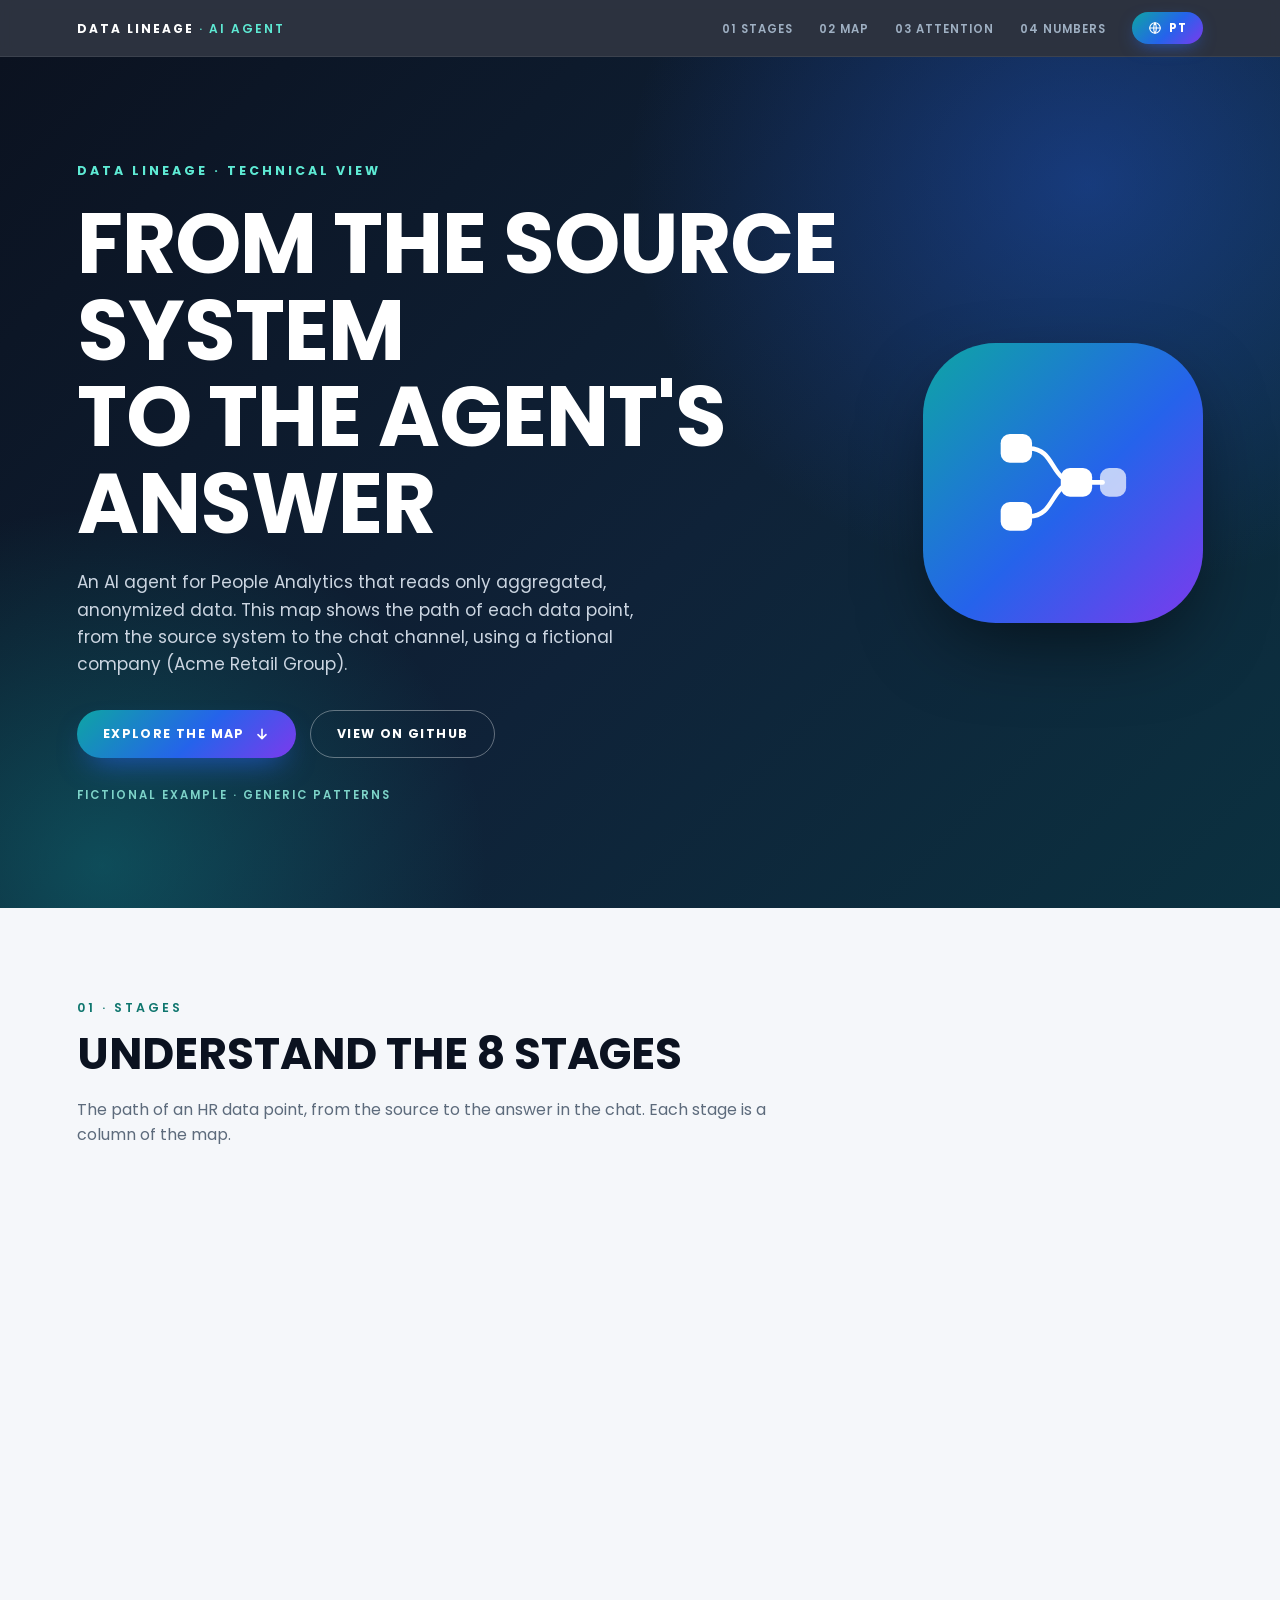
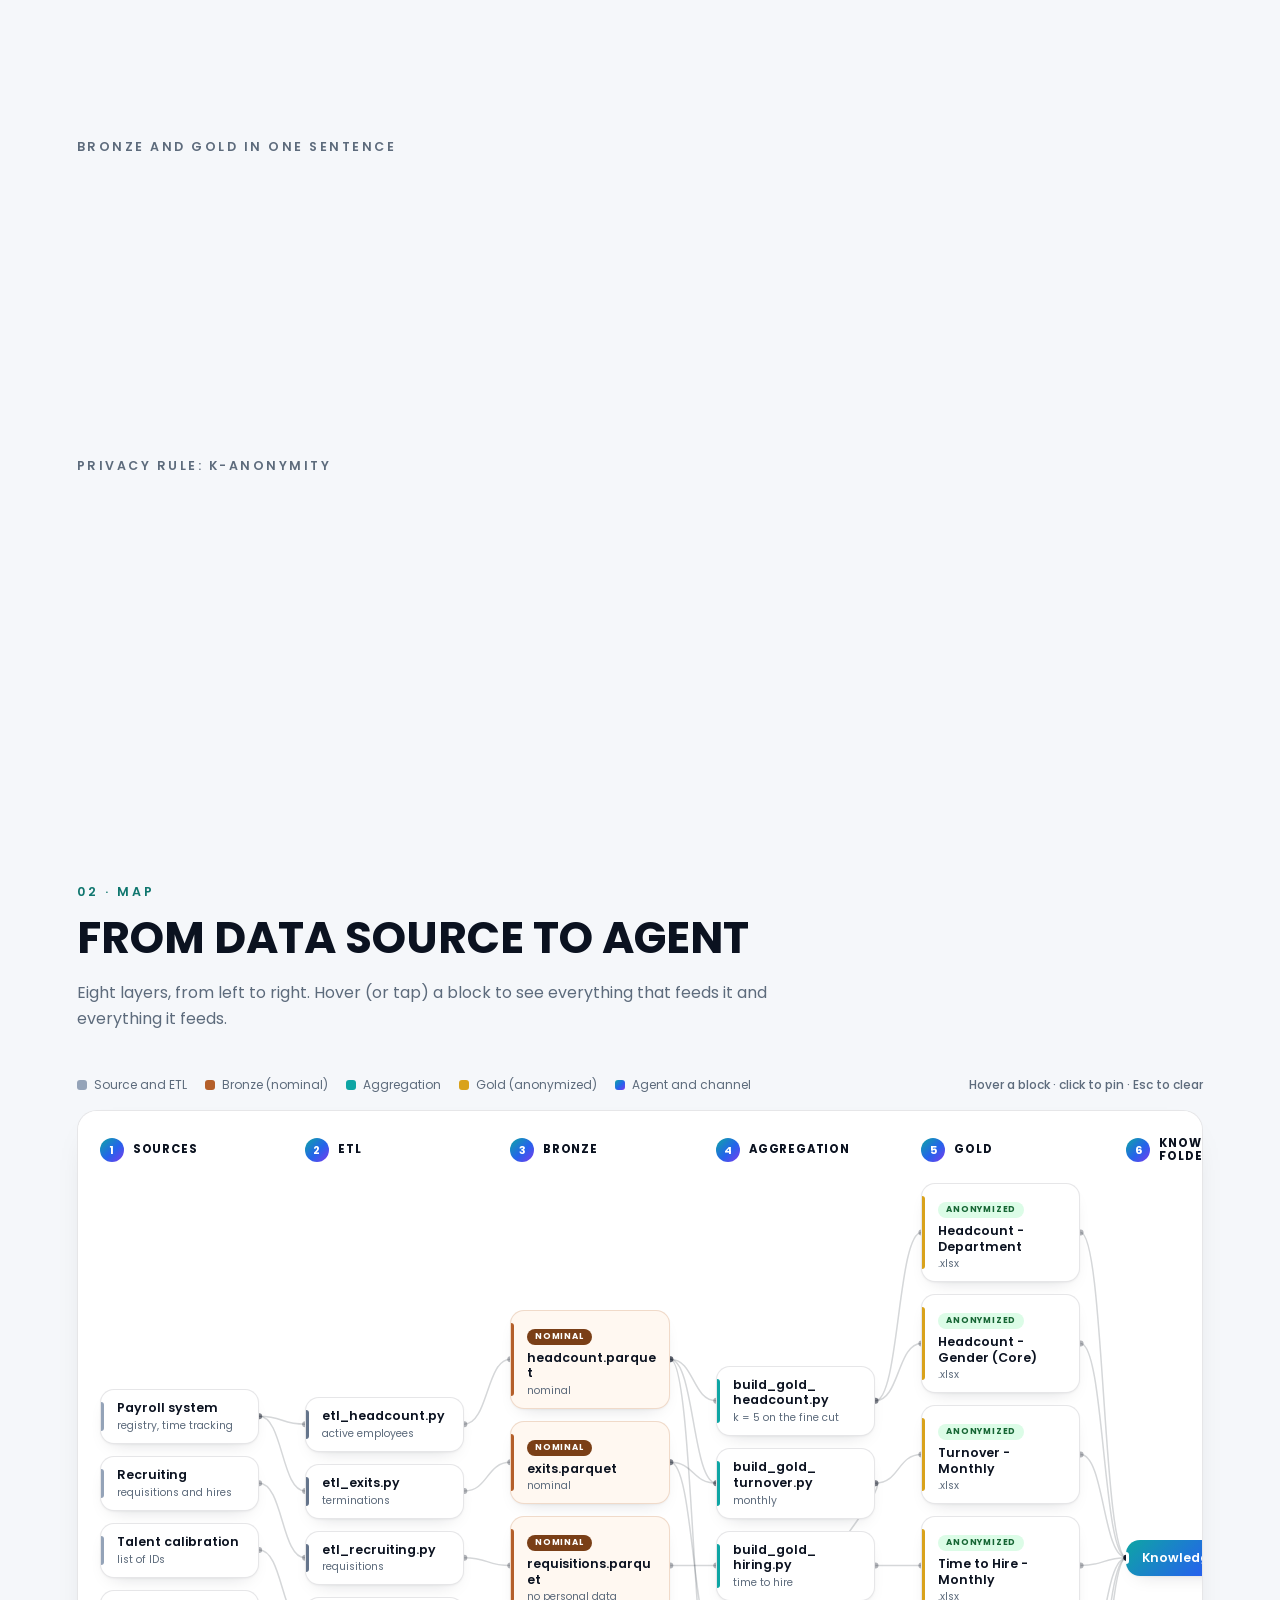
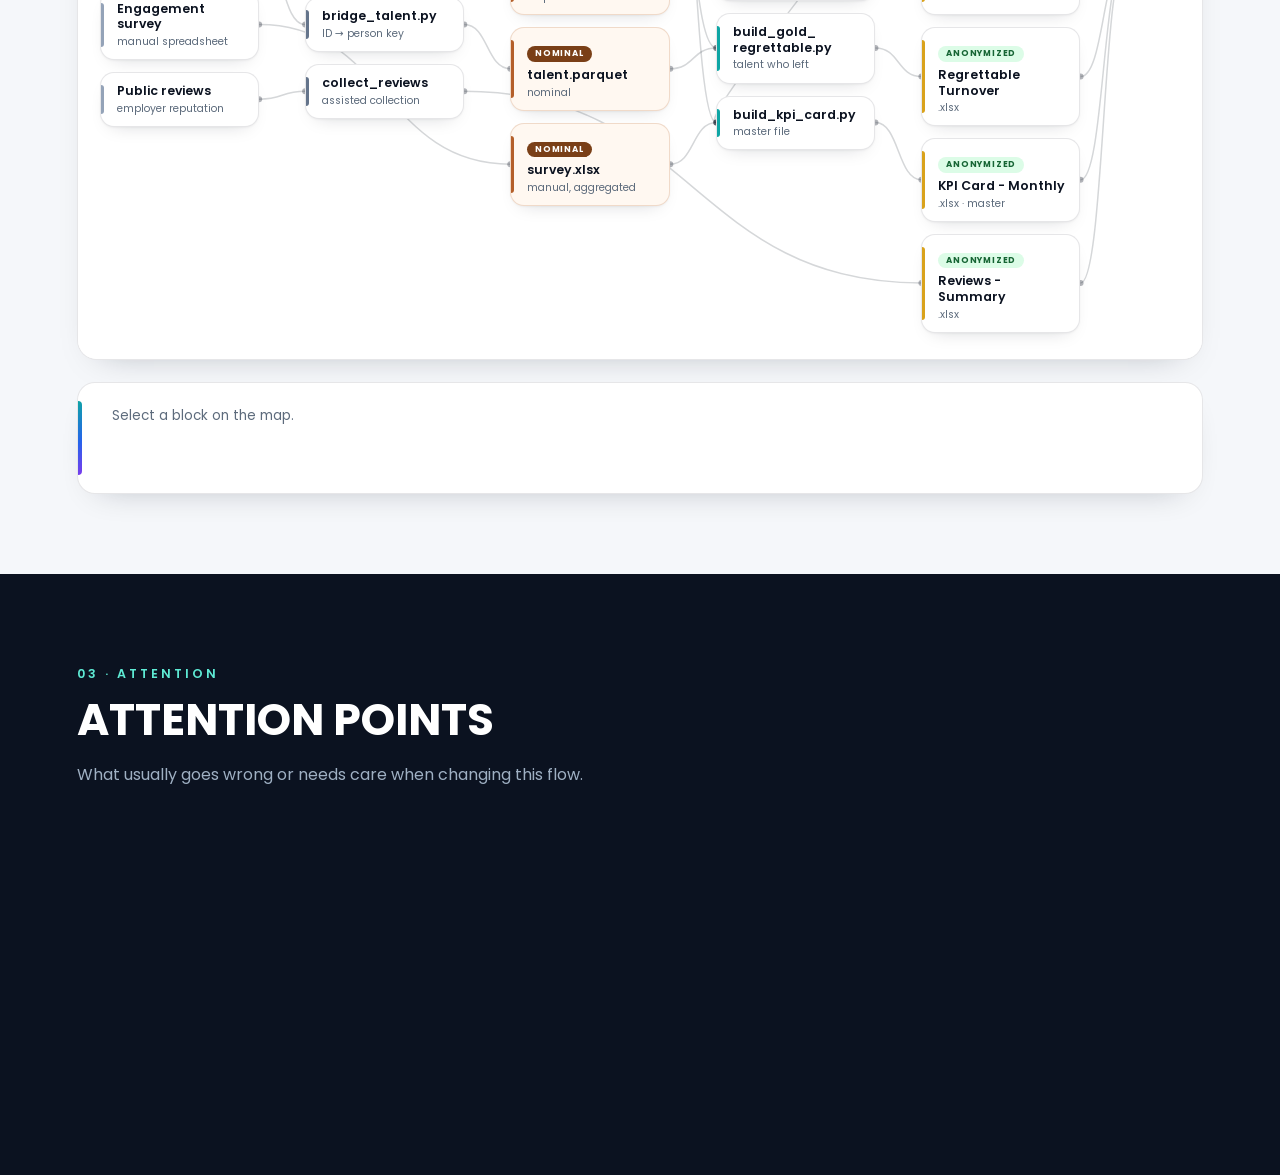
<file: index.html>
<!doctype html>
<html lang="en">
<head>
<meta charset="UTF-8">
<meta name="viewport" content="width=device-width,initial-scale=1">
<title>People Analytics Catalog</title>
<meta property="og:type" content="website">
<meta property="og:site_name" content="People Analytics Catalog">
<meta property="og:title" content="Data Lineage Map for an AI Agent">
<meta property="og:description" content="Interactive map of how data flows from source systems to an AI agent that only reads anonymized data. Fictional example with synthetic data.">
<meta property="og:url" content="https://gustavo-analytics.github.io/people-analytics-catalog/">
<meta property="og:image" content="https://gustavo-analytics.github.io/people-analytics-catalog/projects/01-ai-agent-data-lineage/assets/og-en.png">
<meta property="og:image:width" content="1200">
<meta property="og:image:height" content="630">
<meta name="twitter:card" content="summary_large_image">
<meta http-equiv="refresh" content="0; url=projects/01-ai-agent-data-lineage/">
<link rel="canonical" href="projects/01-ai-agent-data-lineage/">
<style>body{font:16px/1.6 system-ui,sans-serif;max-width:40rem;margin:4rem auto;padding:0 1rem}</style>
</head>
<body>
<p>Redirecting to the <a href="projects/01-ai-agent-data-lineage/">data lineage map</a>. · <a href="projects/01-ai-agent-data-lineage/index.pt-BR.html" hreflang="pt-BR">Versão em português</a></p>
<p><a href="https://github.com/Gustavo-Analytics/people-analytics-catalog">View the repository</a></p>
</body>
</html>
</file>
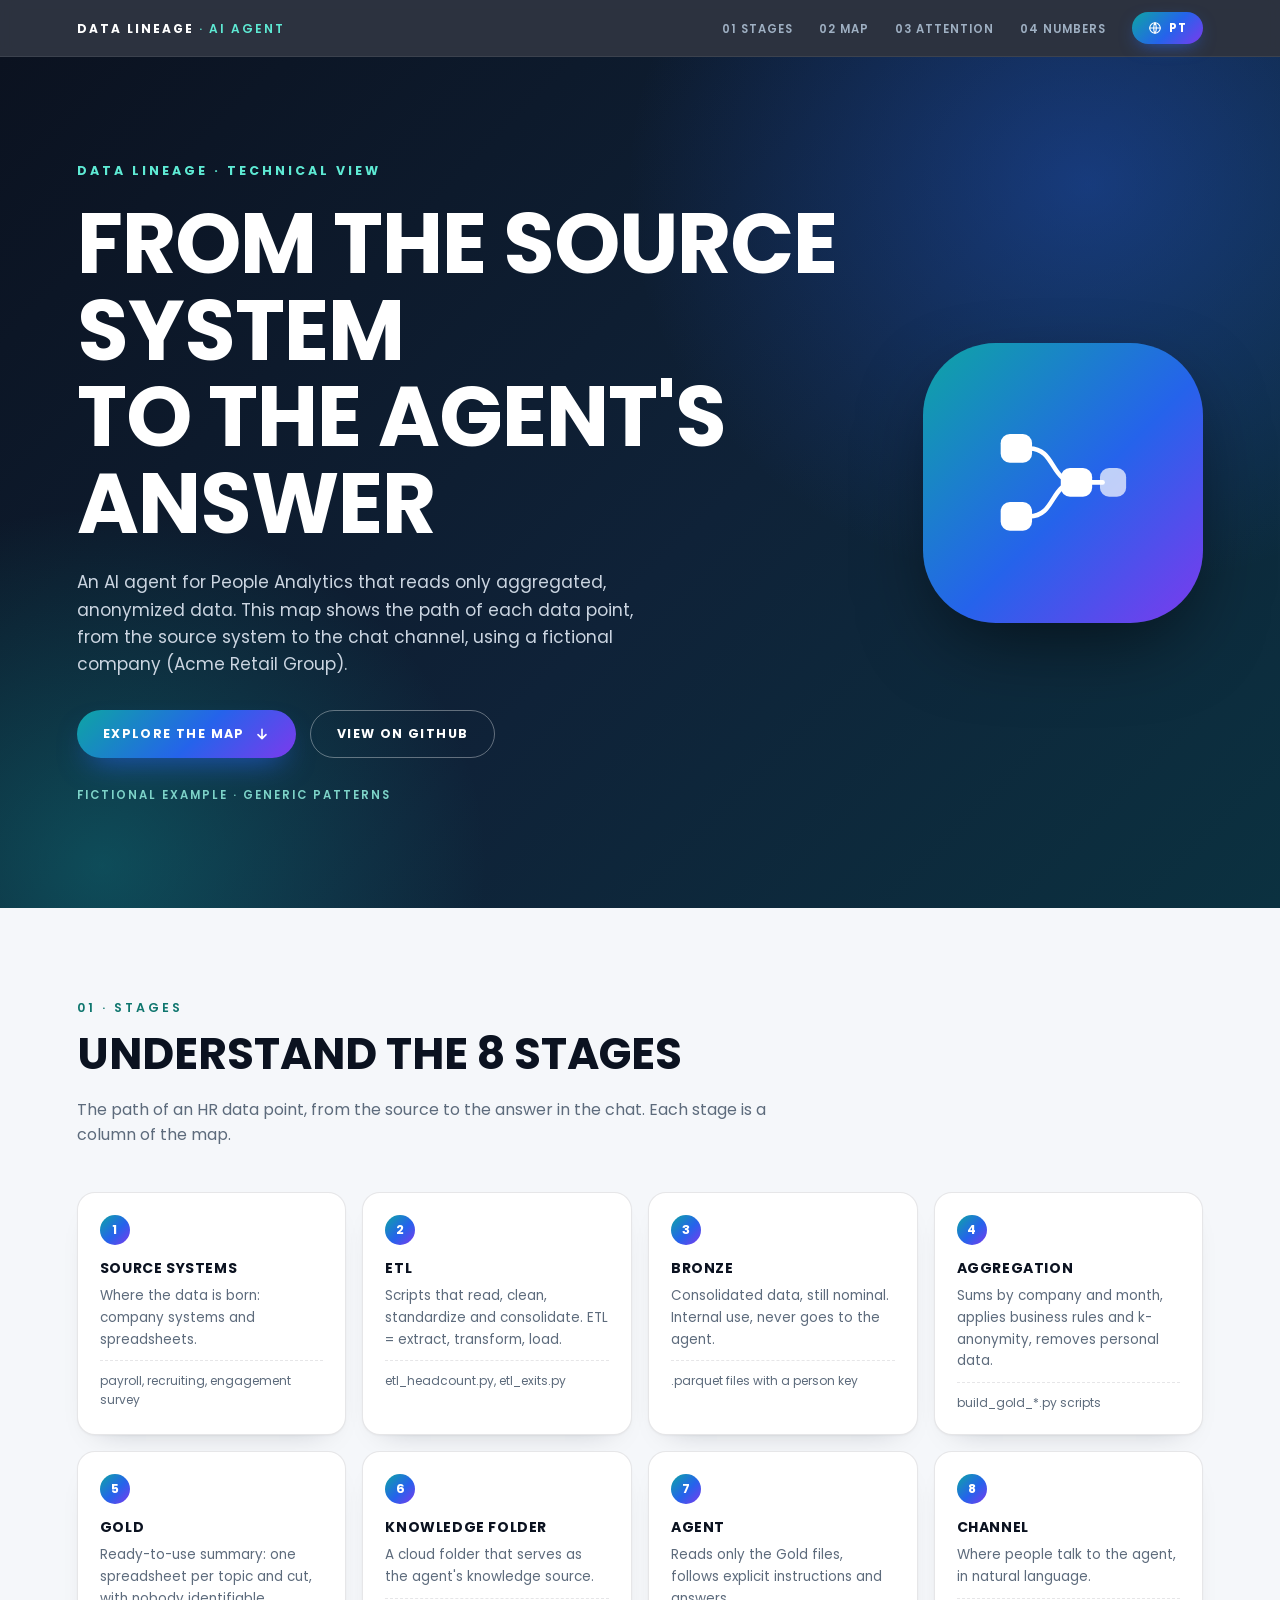
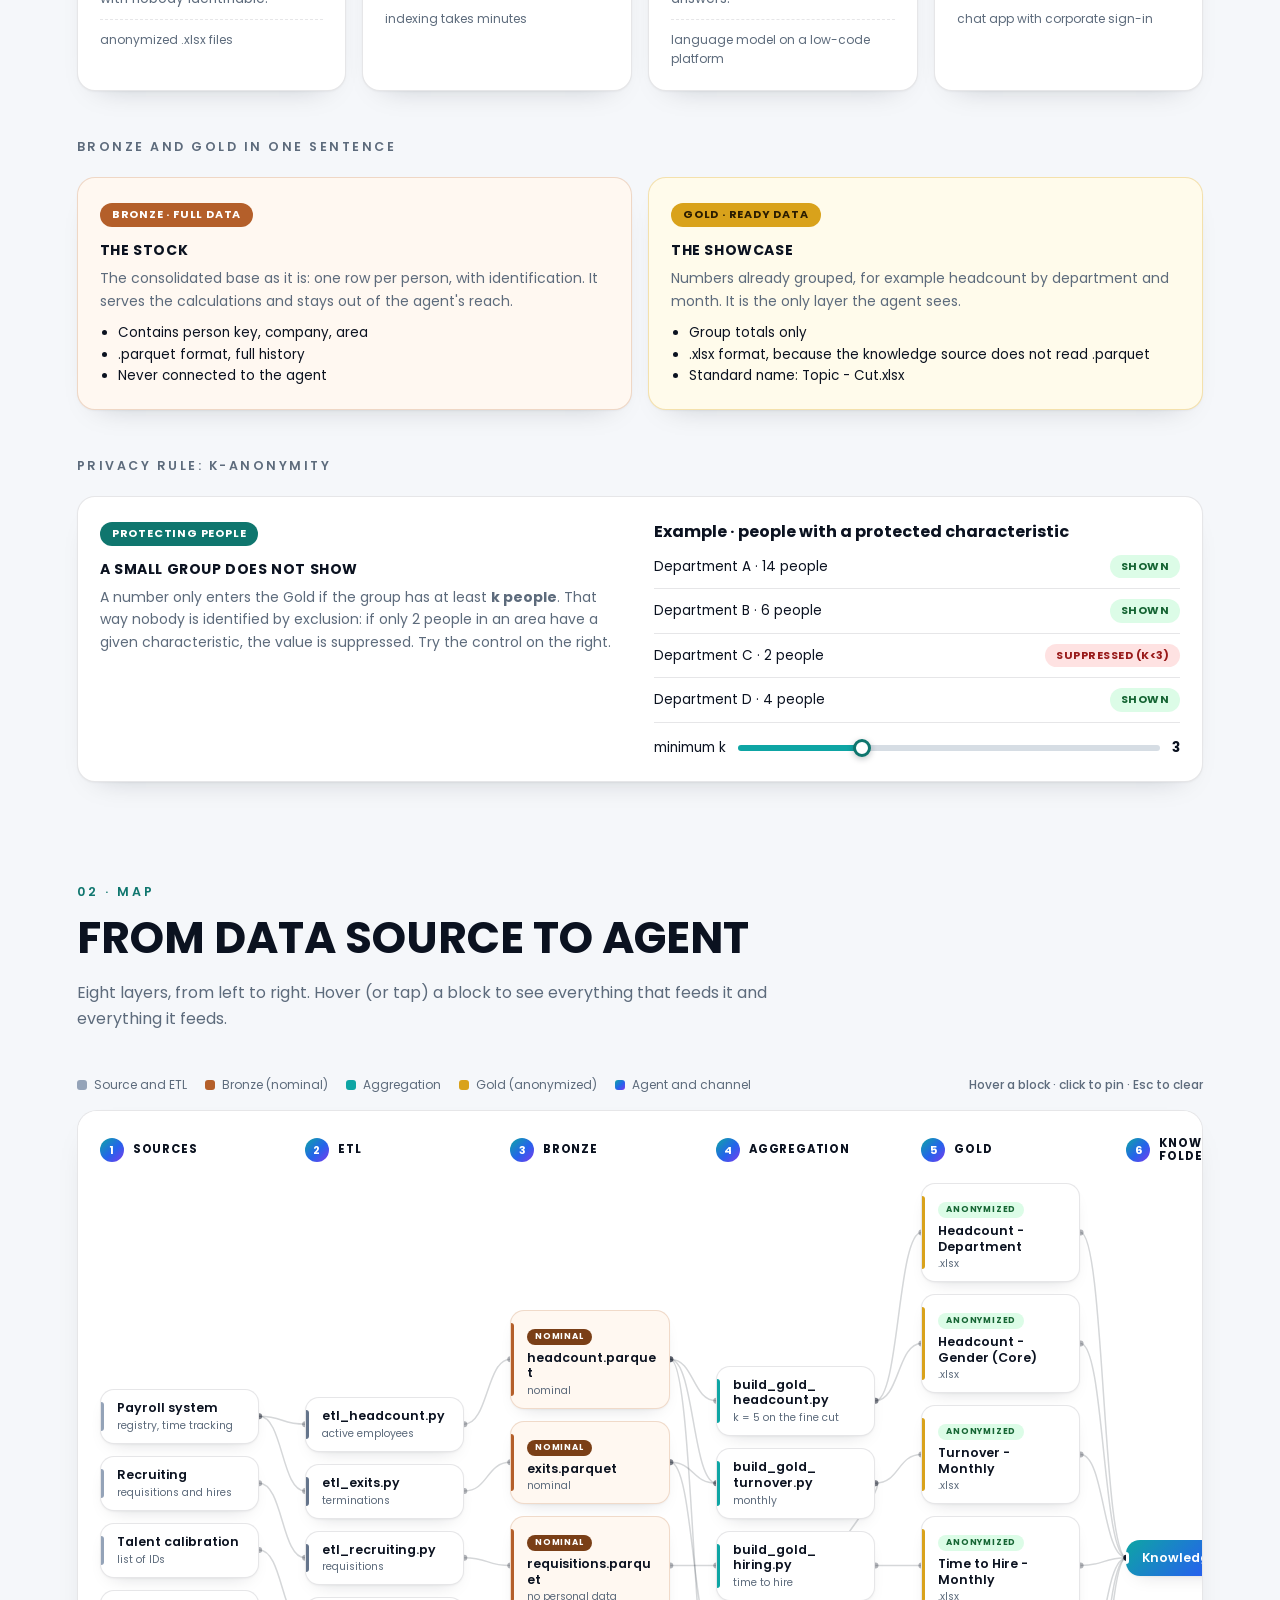
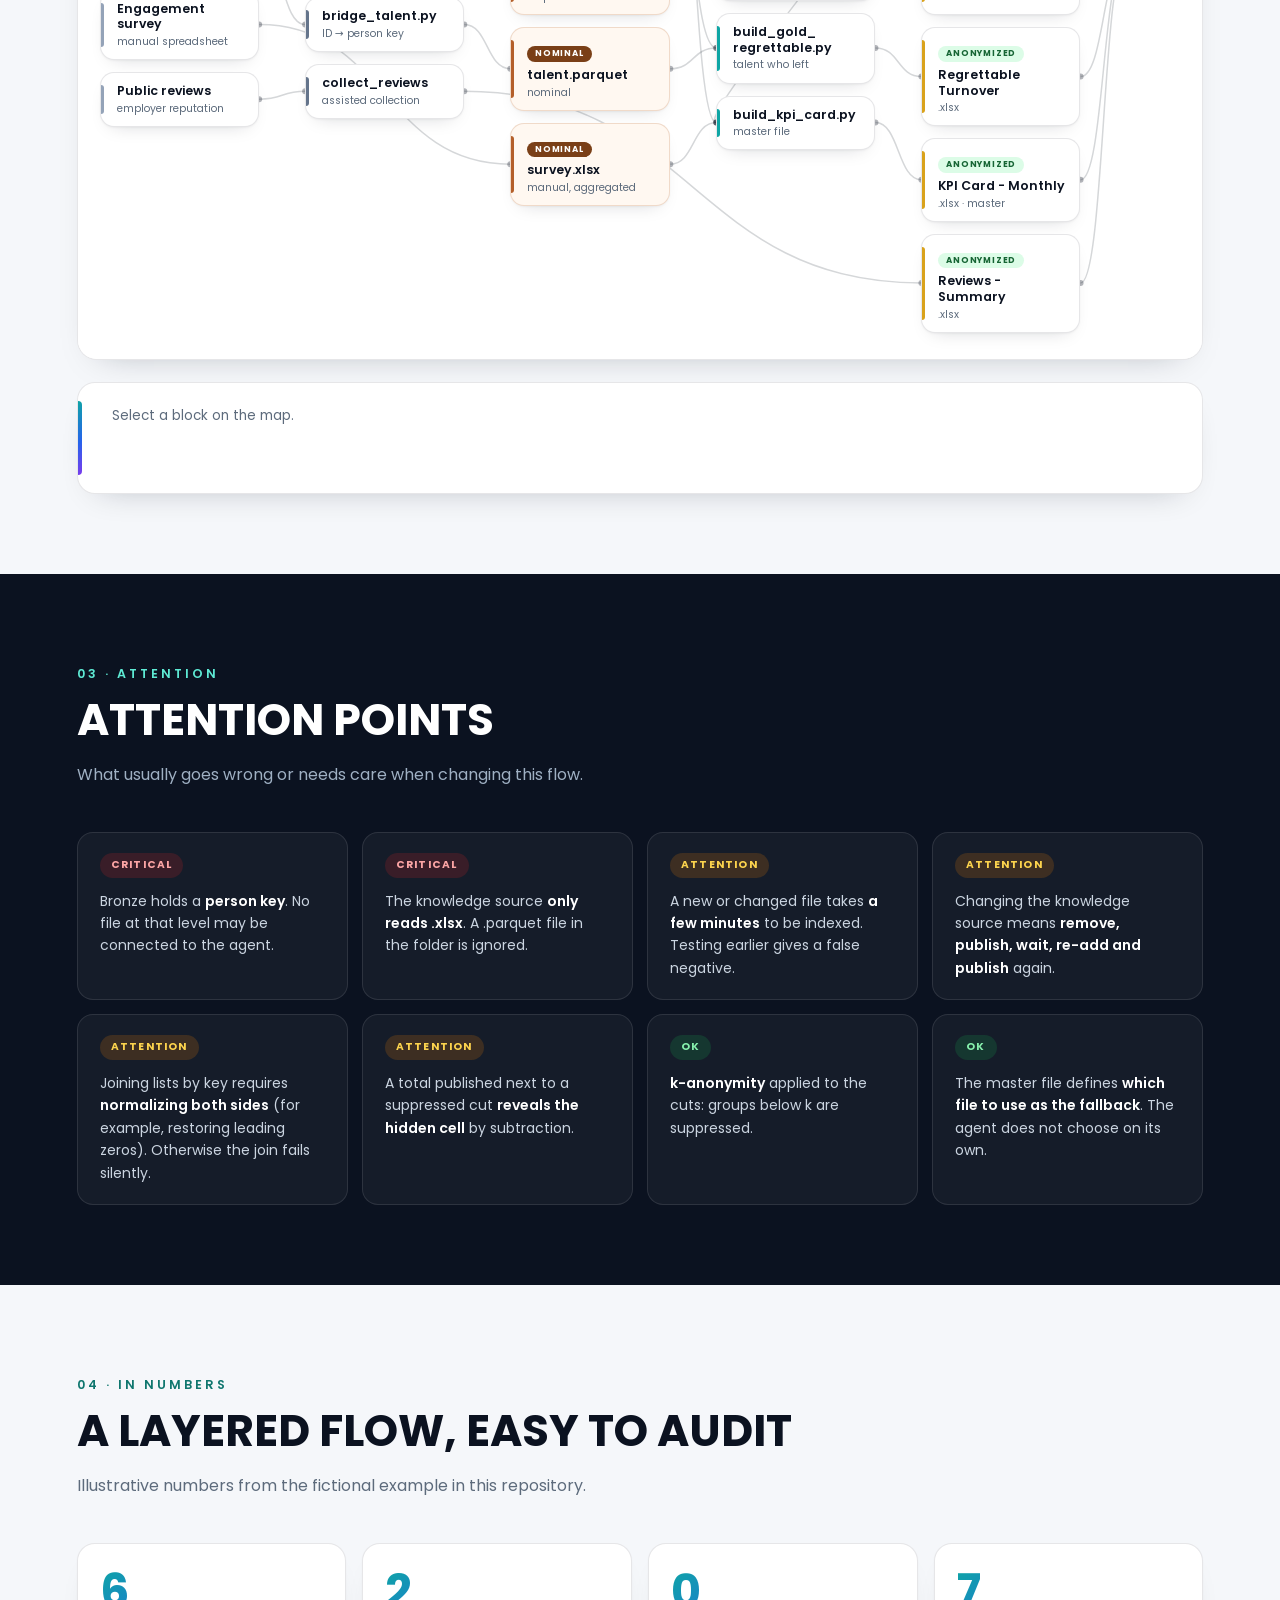
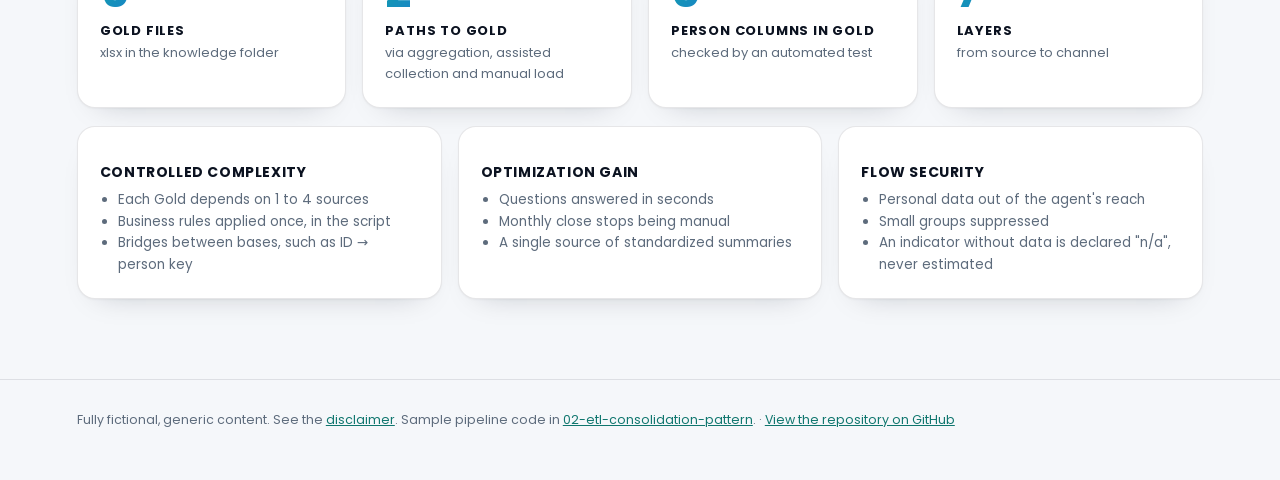
<file: projects/01-ai-agent-data-lineage/index.html>
<!doctype html>
<html lang="en">
<head>
<meta charset="UTF-8">
<meta name="viewport" content="width=device-width,initial-scale=1">
<title>Data Lineage Map for an AI Agent</title>
<meta name="description" content="Interactive map of the data lineage of an AI agent for People Analytics, with a fictional company.">
<link rel="canonical" href="https://gustavo-analytics.github.io/people-analytics-catalog/projects/01-ai-agent-data-lineage/">
<link rel="alternate" hreflang="en" href="https://gustavo-analytics.github.io/people-analytics-catalog/projects/01-ai-agent-data-lineage/">
<link rel="alternate" hreflang="pt-BR" href="https://gustavo-analytics.github.io/people-analytics-catalog/projects/01-ai-agent-data-lineage/index.pt-BR.html">
<meta property="og:type" content="website">
<meta property="og:site_name" content="People Analytics Catalog">
<meta property="og:title" content="Data Lineage Map for an AI Agent">
<meta property="og:description" content="Interactive map of how data flows from source systems to an AI agent that only reads anonymized data. Fictional example with synthetic data.">
<meta property="og:url" content="https://gustavo-analytics.github.io/people-analytics-catalog/projects/01-ai-agent-data-lineage/">
<meta property="og:locale" content="en_US">
<meta property="og:locale:alternate" content="pt_BR">
<meta property="og:image" content="https://gustavo-analytics.github.io/people-analytics-catalog/projects/01-ai-agent-data-lineage/assets/og-en.png">
<meta property="og:image:width" content="1200">
<meta property="og:image:height" content="630">
<meta property="og:image:alt" content="From data source to agent: interactive data lineage map">
<meta name="twitter:card" content="summary_large_image">
<script>document.documentElement.className+=" js"</script>
<link rel="preconnect" href="https://fonts.googleapis.com"><link rel="preconnect" href="https://fonts.gstatic.com" crossorigin>
<link rel="stylesheet" href="https://fonts.googleapis.com/css2?family=Poppins:wght@300;400;500;600;700&display=swap" media="print" onload="this.media='all'"><noscript><link rel="stylesheet" href="https://fonts.googleapis.com/css2?family=Poppins:wght@300;400;500;600;700&display=swap"></noscript>
<link rel="stylesheet" href="assets/style.css?v=20261124b">
</head>
<body>
<nav>
  <div class="brand">Data Lineage <span>· AI Agent</span></div>
  <ul>
    <li><a href="#etapas">01 Stages</a></li><li><a href="#mapa">02 Map</a></li><li><a href="#atencao">03 Attention</a></li><li><a href="#numeros">04 Numbers</a></li>
    <li><a class="lang" href="index.pt-BR.html" hreflang="pt-BR" title="Ler em português" aria-label="Ler esta página em português"><svg viewBox="0 0 24 24" width="14" height="14" fill="none" stroke="currentColor" stroke-width="2" stroke-linecap="round" aria-hidden="true"><circle cx="12" cy="12" r="9"/><path d="M3 12h18M12 3c3 3.2 3 14.8 0 18M12 3c-3 3.2-3 14.8 0 18"/></svg>PT</a></li>
  </ul>
</nav>

<header class="cover">
  <div>
    <div class="kick">Data lineage · technical view</div>
    <h1>From the source system<br>to the agent's answer</h1>
    <p class="sub">An AI agent for People Analytics that reads only aggregated, anonymized data. This map shows the path of each data point, from the source system to the chat channel, using a fictional company (Acme Retail Group).</p>
    <div class="cta"><a class="btn primary" href="#mapa">Explore the map<svg viewBox="0 0 24 24" width="16" height="16" fill="none" stroke="currentColor" stroke-width="2.4" stroke-linecap="round" stroke-linejoin="round" aria-hidden="true"><path d="M12 5v14M6 13l6 6 6-6"/></svg></a><a class="btn ghost" href="https://github.com/Gustavo-Analytics/people-analytics-catalog" target="_blank" rel="noopener">View on GitHub</a></div>
    <div class="meta">Fictional example · generic patterns</div>
  </div>
  <div class="appicon" aria-hidden="true">
    <svg viewBox="0 0 120 120" width="56%"><g fill="none" stroke="#fff" stroke-width="3.5" stroke-linecap="round"><path d="M34 34C54 34 50 60 70 60"/><path d="M34 86C54 86 50 60 70 60"/><path d="M70 60H90"/></g><g fill="#fff"><rect x="12" y="23" width="24" height="22" rx="7"/><rect x="12" y="75" width="24" height="22" rx="7"/><rect x="58" y="49" width="24" height="22" rx="7"/><rect x="88" y="49" width="20" height="22" rx="7" opacity=".7"/></g></svg>
  </div>
</header>

<section class="sl" id="etapas">
  <div class="label">01 · Stages</div>
  <h2>Understand the 8 stages</h2>
  <p class="intro">The path of an HR data point, from the source to the answer in the chat. Each stage is a column of the map.</p>
  <div class="etapas">
    <div class="etp rv"><div class="n">1</div><h4>Source systems</h4><p>Where the data is born: company systems and spreadsheets.</p><div class="ex">payroll, recruiting, engagement survey</div></div>
    <div class="etp rv"><div class="n">2</div><h4>ETL</h4><p>Scripts that read, clean, standardize and consolidate. ETL = extract, transform, load.</p><div class="ex">etl_headcount.py, etl_exits.py</div></div>
    <div class="etp rv"><div class="n">3</div><h4>Bronze</h4><p>Consolidated data, still nominal. Internal use, never goes to the agent.</p><div class="ex">.parquet files with a person key</div></div>
    <div class="etp rv"><div class="n">4</div><h4>Aggregation</h4><p>Sums by company and month, applies business rules and k-anonymity, removes personal data.</p><div class="ex">build_gold_*.py scripts</div></div>
    <div class="etp rv"><div class="n">5</div><h4>Gold</h4><p>Ready-to-use summary: one spreadsheet per topic and cut, with nobody identifiable.</p><div class="ex">anonymized .xlsx files</div></div>
    <div class="etp rv"><div class="n">6</div><h4>Knowledge folder</h4><p>A cloud folder that serves as the agent's knowledge source.</p><div class="ex">indexing takes minutes</div></div>
    <div class="etp rv"><div class="n">7</div><h4>Agent</h4><p>Reads only the Gold files, follows explicit instructions and answers.</p><div class="ex">language model on a low-code platform</div></div>
    <div class="etp rv"><div class="n">8</div><h4>Channel</h4><p>Where people talk to the agent, in natural language.</p><div class="ex">chat app with corporate sign-in</div></div>
  </div>

  <h3 class="subhead">Bronze and Gold in one sentence</h3>
  <div class="duo">
    <div class="tier bronze rv"><span class="pill">Bronze · full data</span><h4>The stock</h4><p>The consolidated base as it is: one row per person, with identification. It serves the calculations and stays out of the agent's reach.</p><ul><li>Contains person key, company, area</li><li>.parquet format, full history</li><li>Never connected to the agent</li></ul></div>
    <div class="tier gold rv"><span class="pill">Gold · ready data</span><h4>The showcase</h4><p>Numbers already grouped, for example headcount by department and month. It is the only layer the agent sees.</p><ul><li>Group totals only</li><li>.xlsx format, because the knowledge source does not read .parquet</li><li>Standard name: Topic - Cut.xlsx</li></ul></div>
  </div>

  <h3 class="subhead">Privacy rule: k-anonymity</h3>
  <div class="kanon rv">
    <div><span class="pill">Protecting people</span><h4 style="margin:12px 0 6px;font-size:14px;text-transform:uppercase;letter-spacing:.6px">A small group does not show</h4>
      <p>A number only enters the Gold if the group has at least <b>k people</b>. That way nobody is identified by exclusion: if only 2 people in an area have a given characteristic, the value is suppressed. Try the control on the right.</p></div>
    <div class="kdemo" id="kdemo"></div>
  </div>
</section>

<section class="sl" id="mapa" style="padding-top:20px">
  <div class="label">02 · Map</div>
  <h2>From data source to agent</h2>
  <p class="intro">Eight layers, from left to right. Hover (or tap) a block to see everything that feeds it and everything it feeds.</p>
  <div class="toolbar">
    <span class="lg"><i style="background:var(--src)"></i>Source and ETL</span>
    <span class="lg"><i style="background:var(--bronze)"></i>Bronze (nominal)</span>
    <span class="lg"><i style="background:var(--agg)"></i>Aggregation</span>
    <span class="lg"><i style="background:var(--gold)"></i>Gold (anonymized)</span>
    <span class="lg"><i style="background:var(--grad)"></i>Agent and channel</span>
    <span class="hint">Hover a block · click to pin · Esc to clear</span>
  </div>
  <div class="scroller"><div class="stage" id="stage"><svg id="wires"></svg></div></div>
  <div id="detail"></div>
</section>

<section class="sd" id="atencao">
  <div class="label">03 · Attention</div>
  <h2>Attention points</h2>
  <p class="intro">What usually goes wrong or needs care when changing this flow.</p>
  <div class="grid-attn">
    <div class="attn rv"><span class="tagpill critico">Critical</span><p>Bronze holds a <b>person key</b>. No file at that level may be connected to the agent.</p></div>
    <div class="attn rv"><span class="tagpill critico">Critical</span><p>The knowledge source <b>only reads .xlsx</b>. A .parquet file in the folder is ignored.</p></div>
    <div class="attn rv"><span class="tagpill atencao">Attention</span><p>A new or changed file takes <b>a few minutes</b> to be indexed. Testing earlier gives a false negative.</p></div>
    <div class="attn rv"><span class="tagpill atencao">Attention</span><p>Changing the knowledge source means <b>remove, publish, wait, re-add and publish</b> again.</p></div>
    <div class="attn rv"><span class="tagpill atencao">Attention</span><p>Joining lists by key requires <b>normalizing both sides</b> (for example, restoring leading zeros). Otherwise the join fails silently.</p></div>
    <div class="attn rv"><span class="tagpill atencao">Attention</span><p>A total published next to a suppressed cut <b>reveals the hidden cell</b> by subtraction.</p></div>
    <div class="attn rv"><span class="tagpill ok">OK</span><p><b>k-anonymity</b> applied to the cuts: groups below k are suppressed.</p></div>
    <div class="attn rv"><span class="tagpill ok">OK</span><p>The master file defines <b>which file to use as the fallback</b>. The agent does not choose on its own.</p></div>
  </div>
</section>

<section class="sl" id="numeros">
  <div class="label">04 · In numbers</div>
  <h2>A layered flow, easy to audit</h2>
  <p class="intro">Illustrative numbers from the fictional example in this repository.</p>
  <div class="nums">
    <div class="num rv"><div class="v" data-to="7">7</div><div class="k">Gold files</div><div class="s">xlsx in the knowledge folder</div></div>
    <div class="num rv"><div class="v" data-to="3">3</div><div class="k">Paths to Gold</div><div class="s">via aggregation, assisted collection and manual load</div></div>
    <div class="num rv"><div class="v" data-to="0">0</div><div class="k">Person columns in Gold</div><div class="s">checked by an automated test</div></div>
    <div class="num rv"><div class="v" data-to="8">8</div><div class="k">Layers</div><div class="s">from source to channel</div></div>
  </div>
  <div class="pillars">
    <div class="pillar rv"><h4>Controlled complexity</h4><ul><li>Each Gold depends on 1 to 4 sources</li><li>Business rules applied once, in the script</li><li>Bridges between bases, such as ID → person key</li></ul></div>
    <div class="pillar rv"><h4>Optimization gain</h4><ul><li>Questions answered in seconds</li><li>Monthly close stops being manual</li><li>A single source of standardized summaries</li></ul></div>
    <div class="pillar rv"><h4>Flow security</h4><ul><li>Personal data out of the agent's reach</li><li>Small groups suppressed</li><li>An indicator without data is declared "n/a", never estimated</li></ul></div>
  </div>
</section>

<footer>Fully fictional, generic content. See the <a href="https://github.com/Gustavo-Analytics/people-analytics-catalog/blob/main/DISCLAIMER.md">disclaimer</a>. Sample pipeline code in <a href="https://github.com/Gustavo-Analytics/people-analytics-catalog/tree/main/projects/02-etl-consolidation-pattern">02-etl-consolidation-pattern</a>. · <a href="https://github.com/Gustavo-Analytics/people-analytics-catalog">View the repository on GitHub</a></footer>

<script>
const DATA={
cols:["Sources","ETL","Bronze","Aggregation","Gold","Knowledge folder","Agent","Channel"],
nodes:[
{id:"payroll",col:0,kind:"src",title:"Payroll system",sub:"registry, time tracking",detail:"Employee registry and time tracking for the group's companies. Source of headcount and terminations."},
{id:"ats",col:0,kind:"src",title:"Recruiting",sub:"requisitions and hires",detail:"Requisition system. Origin of time to hire and internal movement."},
{id:"talent",col:0,kind:"src",title:"Talent calibration",sub:"list of IDs",detail:"List of high-performing people. It only carries the employee ID, with no person key, which requires a bridge."},
{id:"survey",col:0,kind:"src",title:"Engagement survey",sub:"manual spreadsheet",detail:"Result per wave, filled in by hand. Not automated yet; it enters as it is."},
{id:"reviews",col:0,kind:"src",title:"Public reviews",sub:"employer reputation",detail:"Public ratings and comments about the employer, collected monthly."},
{id:"e_hc",col:1,kind:"etl",title:"etl_headcount.py",sub:"active employees",detail:"Consolidates the monthly employee bases, normalizes text and keys, removes duplicates."},
{id:"e_ex",col:1,kind:"etl",title:"etl_exits.py",sub:"terminations",detail:"Consolidates cumulative termination reports. Deduplicates by person and date."},
{id:"e_rq",col:1,kind:"etl",title:"etl_recruiting.py",sub:"requisitions",detail:"Consolidates requisitions and calculates days between opening and closing."},
{id:"e_tl",col:1,kind:"etl",title:"bridge_talent.py",sub:"ID → person key",detail:"Links the talent list to the registry by employee ID. Records how many IDs had no match."},
{id:"e_rev",col:1,kind:"etl",title:"collect_reviews",sub:"assisted collection",detail:"Automated monthly collection of public reviews. Writes straight to Gold, since the data is already aggregated."},
{id:"b_hc",col:2,kind:"bronze",title:"headcount.parquet",sub:"nominal",detail:"One row per person and month. Contains a person key. Never connected to the agent."},
{id:"b_ex",col:2,kind:"bronze",title:"exits.parquet",sub:"nominal",detail:"One row per termination, with initiative (own or company's) and reason."},
{id:"b_rq",col:2,kind:"bronze",title:"requisitions.parquet",sub:"no personal data",detail:"One row per requisition, with opening and closing dates."},
{id:"b_tl",col:2,kind:"bronze",title:"talent.parquet",sub:"nominal",detail:"Talent list already linked to the person key by the bridge."},
{id:"b_sv",col:2,kind:"bronze",title:"survey.xlsx",sub:"manual, aggregated",detail:"Engagement spreadsheet by company and wave. No ETL: it is filled in and checked manually."},
{id:"a_hc",col:3,kind:"agg",title:"build_gold_headcount.py",sub:"k = 5 on the fine cut",detail:"Aggregates headcount by company and department and by gender. Applies k-anonymity."},
{id:"a_to",col:3,kind:"agg",title:"build_gold_turnover.py",sub:"monthly",detail:"Calculates voluntary and involuntary terminations per month, with headcount as the denominator."},
{id:"a_rq",col:3,kind:"agg",title:"build_gold_hiring.py",sub:"time to hire",detail:"Average days per calendar month of requisition closing."},
{id:"a_rt",col:3,kind:"agg",title:"build_gold_regrettable.py",sub:"talent who left",detail:"Voluntary exits of people on the talent list, over total voluntary exits."},
{id:"a_kpi",col:3,kind:"agg",title:"build_kpi_card.py",sub:"master file",detail:"Joins the indicators into a monthly card per company. An indicator without a source comes out as n/a."},
{id:"g_hc",col:4,kind:"gold",title:"Headcount - Department",sub:".xlsx",detail:"Headcount by month, company and department, with a suppression flag."},
{id:"g_gd",col:4,kind:"gold",title:"Headcount - Gender (Core)",sub:".xlsx",detail:"Percentage of women, core contracts only. It exists so the agent never uses the generic file for this question."},
{id:"g_to",col:4,kind:"gold",title:"Turnover - Monthly",sub:".xlsx",detail:"Monthly turnover per company. Months with few terminations are suppressed."},
{id:"g_tth",col:4,kind:"gold",title:"Time to Hire - Monthly",sub:".xlsx",detail:"Average days to close requisitions, by closing month."},
{id:"g_rt",col:4,kind:"gold",title:"Regrettable Turnover",sub:".xlsx",detail:"Percentage of voluntary exits that were talent."},
{id:"g_kpi",col:4,kind:"gold",title:"KPI Card - Monthly",sub:".xlsx · master",detail:"Indicator card per company. It is the file that answers 'what is this month's indicator'."},
{id:"g_rv",col:4,kind:"gold",title:"Reviews - Summary",sub:".xlsx",detail:"Summary of public reviews by month."},
{id:"ks",col:5,kind:"agent",title:"Knowledge folder",sub:"",detail:"Folder where the Gold files are published. Indexing is not instant."},
{id:"ag",col:6,kind:"agent",title:"Analytics assistant",sub:"reads Gold only",detail:"Follows explicit instructions: never estimate, never use market benchmarks to fill a gap, always declare 'not available'."},
{id:"ch",col:7,kind:"agent",title:"Chat app",sub:"corporate sign-in",detail:"Conversation channel. Access restricted to people with a sign-in and permission."}
],
edges:[["payroll","e_hc"],["payroll","e_ex"],["ats","e_rq"],["talent","e_tl"],["reviews","e_rev"],["survey","b_sv"],
["e_hc","b_hc"],["e_ex","b_ex"],["e_rq","b_rq"],["e_tl","b_tl"],["e_rev","g_rv"],
["b_hc","a_hc"],["b_hc","a_to"],["b_ex","a_to"],["b_rq","a_rq"],["b_ex","a_rt"],["b_tl","a_rt"],
["b_hc","a_kpi"],["b_sv","a_kpi"],["a_to","a_kpi"],
["a_hc","g_hc"],["a_hc","g_gd"],["a_to","g_to"],["a_rq","g_tth"],["a_rt","g_rt"],["a_kpi","g_kpi"],
["g_hc","ks"],["g_gd","ks"],["g_to","ks"],["g_tth","ks"],["g_rt","ks"],["g_kpi","ks"],["g_rv","ks"],
["ks","ag"],["ag","ch"]]
};
const KIND={src:"Source",etl:"ETL",bronze:"Bronze",agg:"Aggregation",gold:"Gold",agent:"Agent and channel"};
const T={none:"none",from:"Receives from:",feeds:"Feeds:",select:"Select a block on the map.",selectTouch:"Tap a block on the map.",hintTouch:"Tap a block · swipe the map sideways",nominal:"Nominal",anon:"Anonymized",
  shown:"shown",hidden:"suppressed (k<",demoTitle:"Example · people with a protected characteristic",
  minK:"minimum k",group:"Department",people:"people"};
const GROUPS=[["A",14],["B",6],["C",2],["D",4]];
</script>
<script src="assets/map.js?v=20261124b"></script>
</body>
</html>
</file>
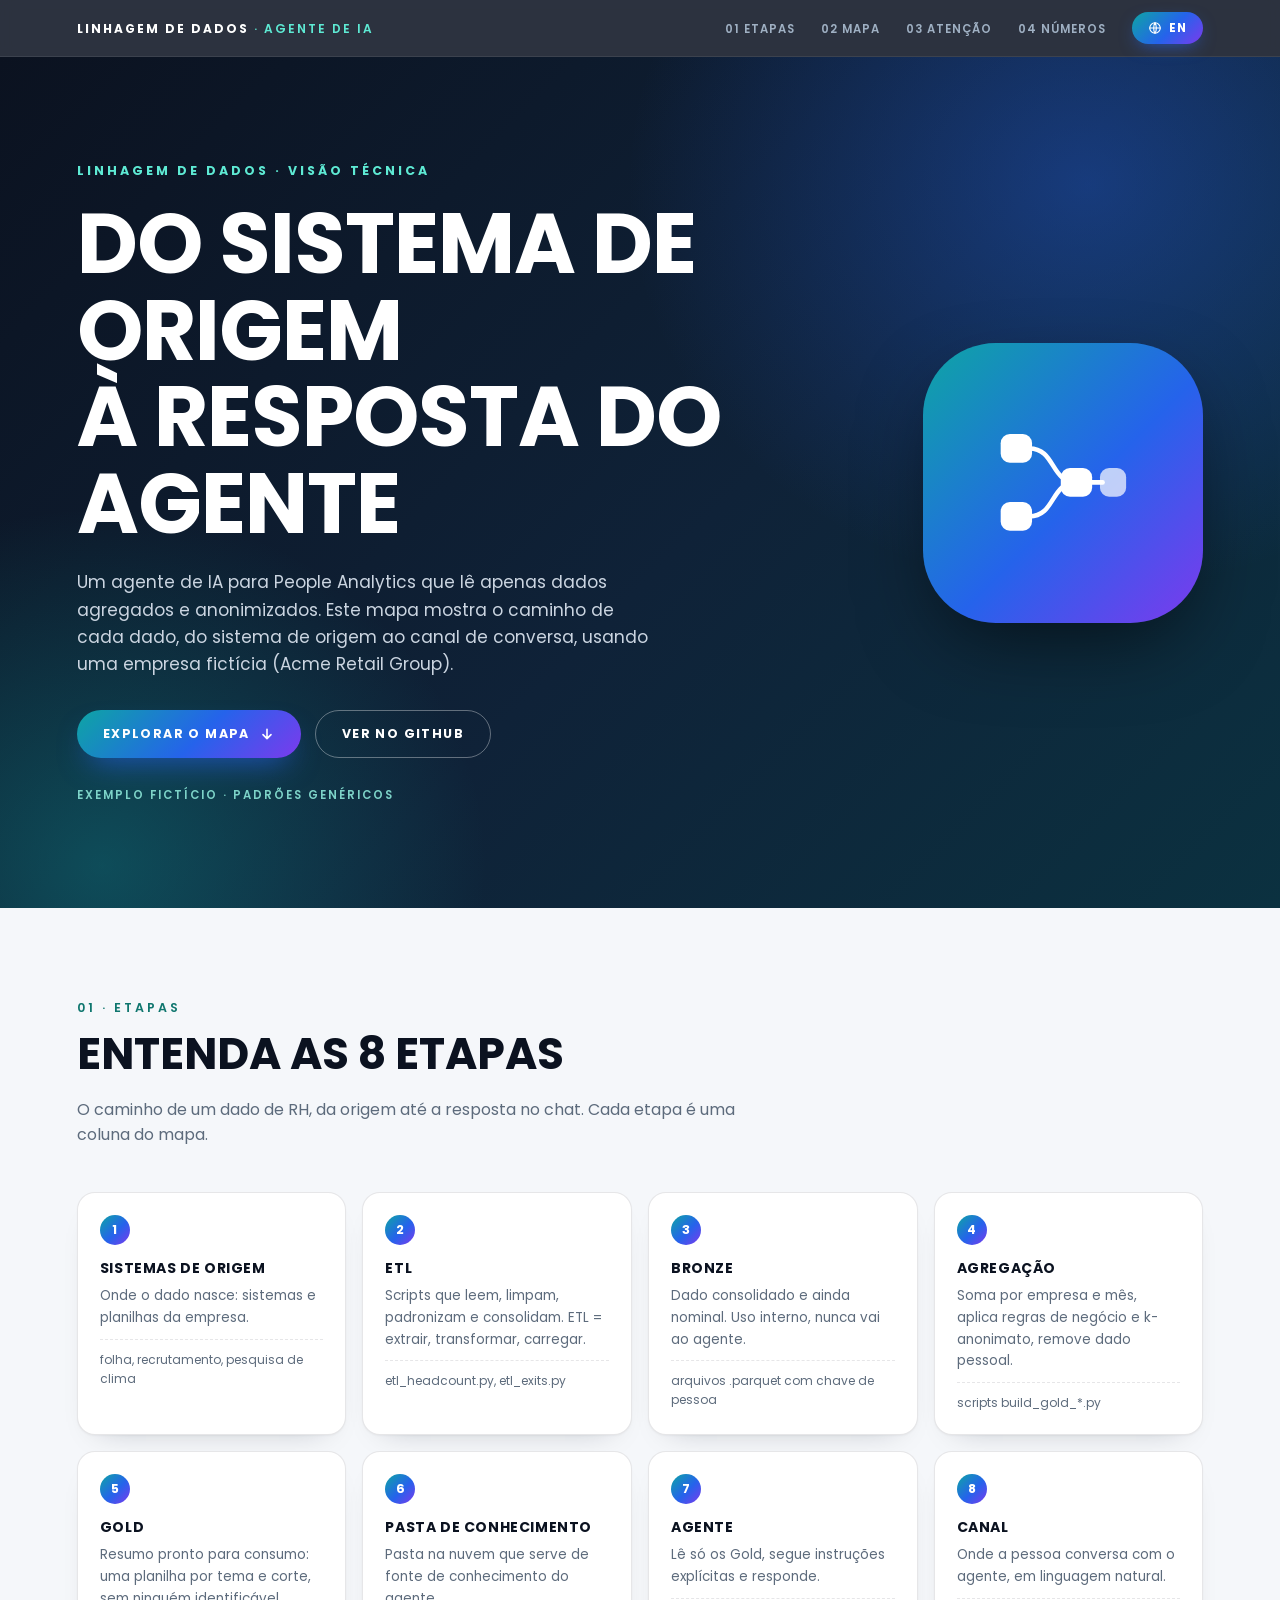
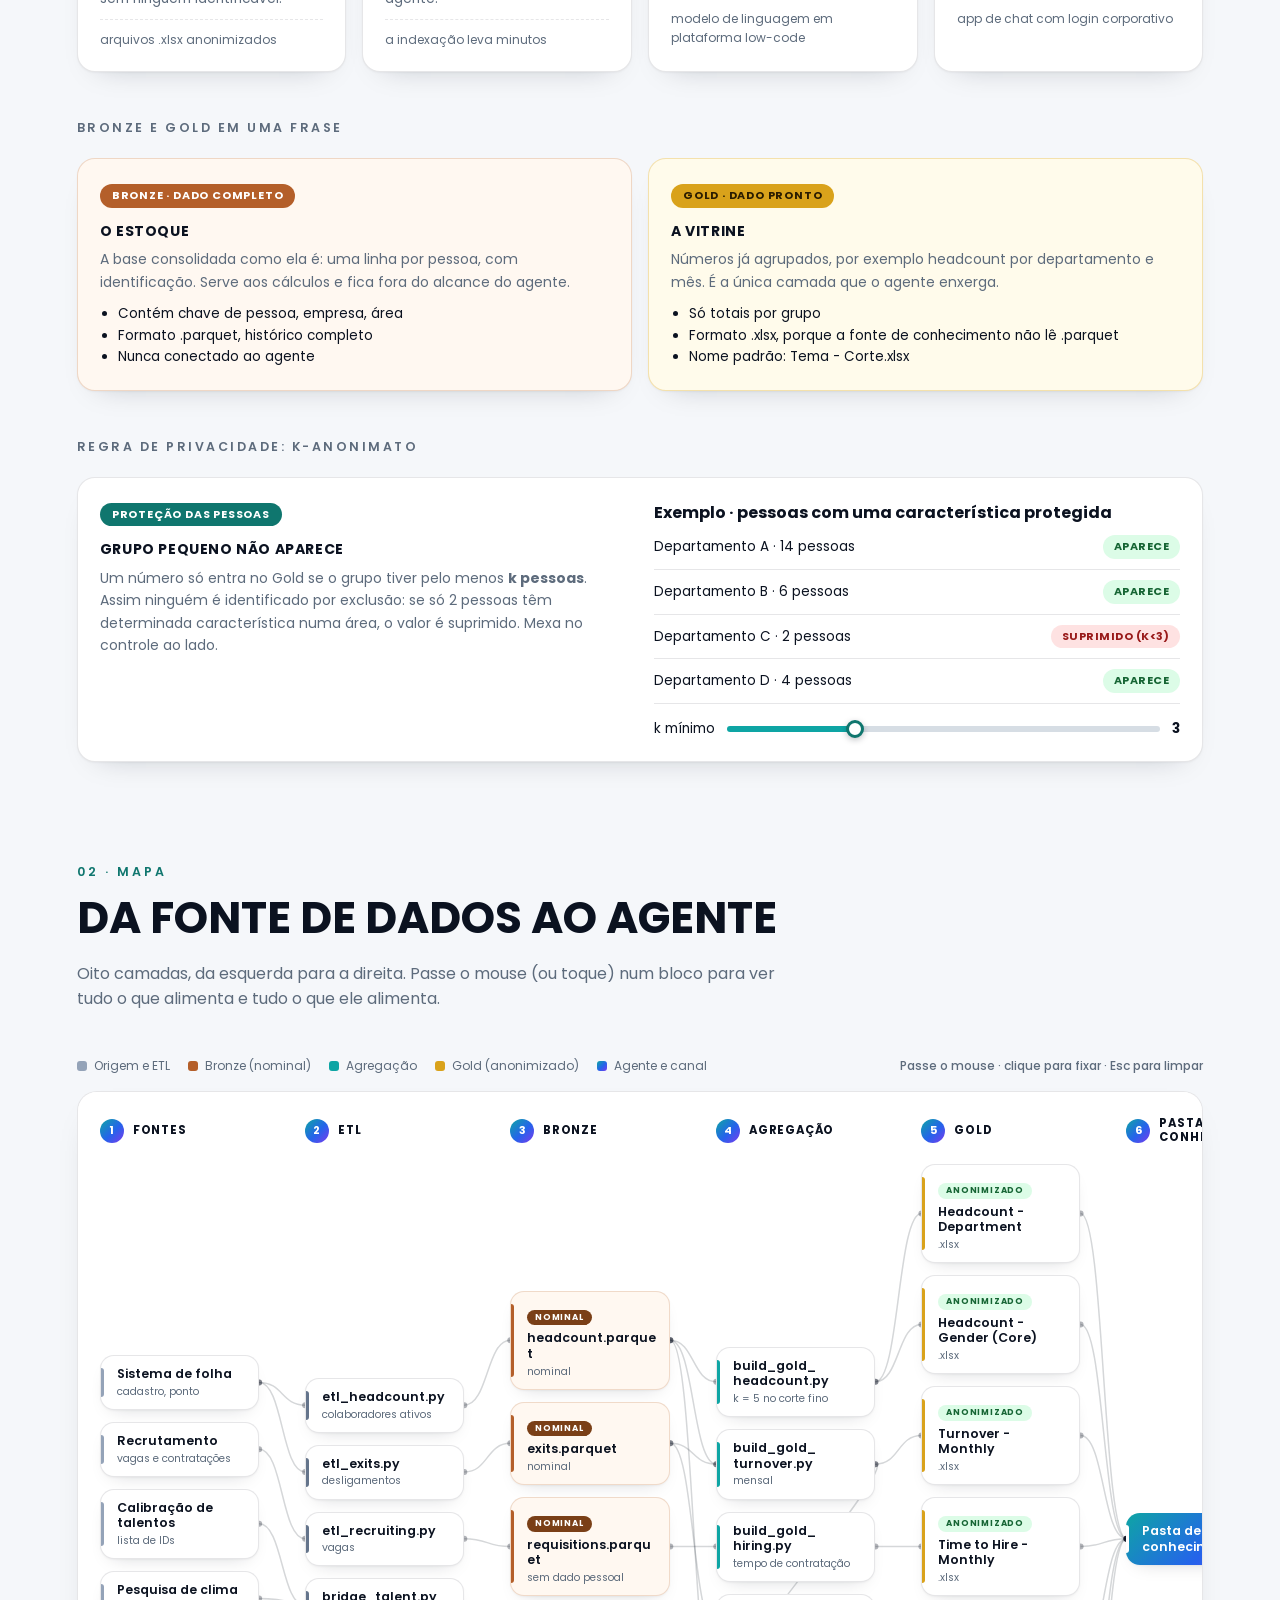
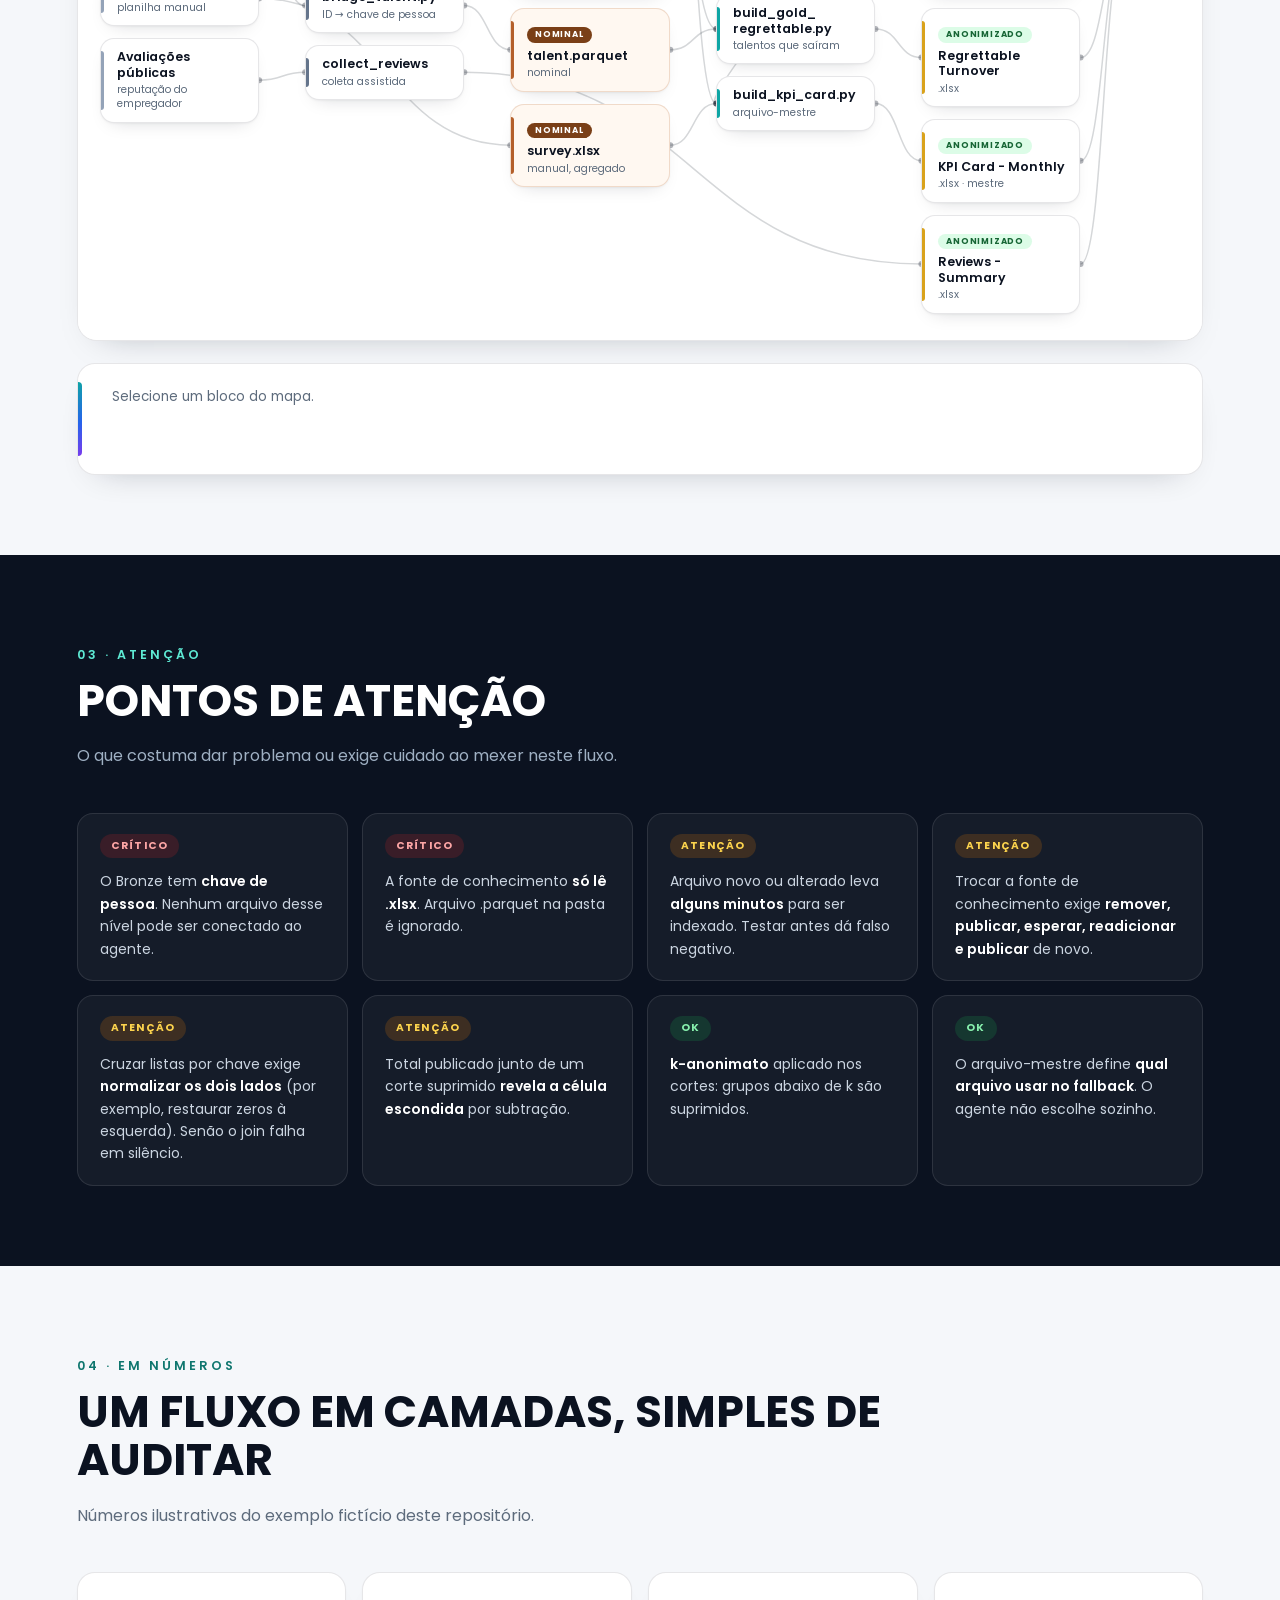
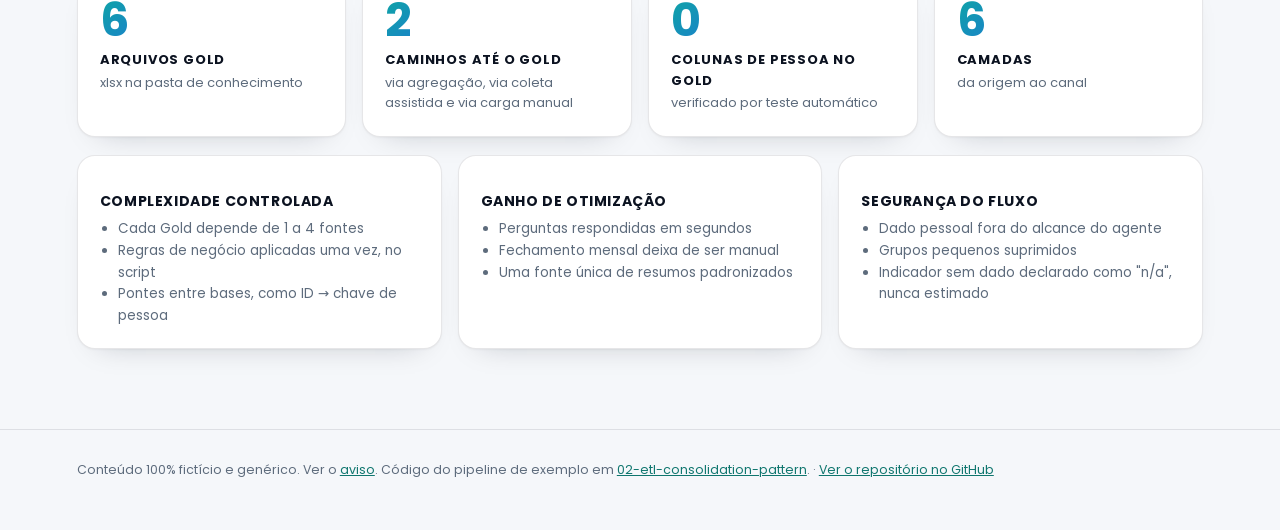
<file: projects/01-ai-agent-data-lineage/index.pt-BR.html>
<!doctype html>
<html lang="pt-BR">
<head>
<meta charset="UTF-8">
<meta name="viewport" content="width=device-width,initial-scale=1">
<title>Mapa de Linhagem de Dados de um Agente de IA</title>
<meta name="description" content="Mapa interativo da linhagem de dados de um agente de IA para People Analytics, com uma empresa fictícia.">
<link rel="canonical" href="https://gustavo-analytics.github.io/people-analytics-catalog/projects/01-ai-agent-data-lineage/index.pt-BR.html">
<link rel="alternate" hreflang="en" href="https://gustavo-analytics.github.io/people-analytics-catalog/projects/01-ai-agent-data-lineage/">
<link rel="alternate" hreflang="pt-BR" href="https://gustavo-analytics.github.io/people-analytics-catalog/projects/01-ai-agent-data-lineage/index.pt-BR.html">
<meta property="og:type" content="website">
<meta property="og:site_name" content="People Analytics Catalog">
<meta property="og:title" content="Mapa de Linhagem de Dados de um Agente de IA">
<meta property="og:description" content="Mapa interativo de como os dados fluem dos sistemas de origem até um agente de IA que lê apenas dados anonimizados. Exemplo fictício com dados sintéticos.">
<meta property="og:url" content="https://gustavo-analytics.github.io/people-analytics-catalog/projects/01-ai-agent-data-lineage/index.pt-BR.html">
<meta property="og:locale" content="pt_BR">
<meta property="og:locale:alternate" content="en_US">
<meta property="og:image" content="https://gustavo-analytics.github.io/people-analytics-catalog/projects/01-ai-agent-data-lineage/assets/og-pt.png">
<meta property="og:image:width" content="1200">
<meta property="og:image:height" content="630">
<meta property="og:image:alt" content="Da fonte de dados ao agente: mapa interativo de linhagem de dados">
<meta name="twitter:card" content="summary_large_image">
<script>document.documentElement.className+=" js"</script>
<link rel="preconnect" href="https://fonts.googleapis.com"><link rel="preconnect" href="https://fonts.gstatic.com" crossorigin>
<link rel="stylesheet" href="https://fonts.googleapis.com/css2?family=Poppins:wght@300;400;500;600;700&display=swap" media="print" onload="this.media='all'"><noscript><link rel="stylesheet" href="https://fonts.googleapis.com/css2?family=Poppins:wght@300;400;500;600;700&display=swap"></noscript>
<link rel="stylesheet" href="assets/style.css?v=20261124b">
</head>
<body>
<nav>
  <div class="brand">Linhagem de dados <span>· Agente de IA</span></div>
  <ul>
    <li><a href="#etapas">01 Etapas</a></li><li><a href="#mapa">02 Mapa</a></li><li><a href="#atencao">03 Atenção</a></li><li><a href="#numeros">04 Números</a></li>
    <li><a class="lang" href="index.html" hreflang="en" title="Read in English" aria-label="Read this page in English"><svg viewBox="0 0 24 24" width="14" height="14" fill="none" stroke="currentColor" stroke-width="2" stroke-linecap="round" aria-hidden="true"><circle cx="12" cy="12" r="9"/><path d="M3 12h18M12 3c3 3.2 3 14.8 0 18M12 3c-3 3.2-3 14.8 0 18"/></svg>EN</a></li>
  </ul>
</nav>

<header class="cover">
  <div>
    <div class="kick">Linhagem de dados · visão técnica</div>
    <h1>Do sistema de origem<br>à resposta do agente</h1>
    <p class="sub">Um agente de IA para People Analytics que lê apenas dados agregados e anonimizados. Este mapa mostra o caminho de cada dado, do sistema de origem ao canal de conversa, usando uma empresa fictícia (Acme Retail Group).</p>
    <div class="cta"><a class="btn primary" href="#mapa">Explorar o mapa<svg viewBox="0 0 24 24" width="16" height="16" fill="none" stroke="currentColor" stroke-width="2.4" stroke-linecap="round" stroke-linejoin="round" aria-hidden="true"><path d="M12 5v14M6 13l6 6 6-6"/></svg></a><a class="btn ghost" href="https://github.com/Gustavo-Analytics/people-analytics-catalog" target="_blank" rel="noopener">Ver no GitHub</a></div>
    <div class="meta">Exemplo fictício · padrões genéricos</div>
  </div>
  <div class="appicon" aria-hidden="true">
    <svg viewBox="0 0 120 120" width="56%"><g fill="none" stroke="#fff" stroke-width="3.5" stroke-linecap="round"><path d="M34 34C54 34 50 60 70 60"/><path d="M34 86C54 86 50 60 70 60"/><path d="M70 60H90"/></g><g fill="#fff"><rect x="12" y="23" width="24" height="22" rx="7"/><rect x="12" y="75" width="24" height="22" rx="7"/><rect x="58" y="49" width="24" height="22" rx="7"/><rect x="88" y="49" width="20" height="22" rx="7" opacity=".7"/></g></svg>
  </div>
</header>

<section class="sl" id="etapas">
  <div class="label">01 · Etapas</div>
  <h2>Entenda as 8 etapas</h2>
  <p class="intro">O caminho de um dado de RH, da origem até a resposta no chat. Cada etapa é uma coluna do mapa.</p>
  <div class="etapas">
    <div class="etp rv"><div class="n">1</div><h4>Sistemas de origem</h4><p>Onde o dado nasce: sistemas e planilhas da empresa.</p><div class="ex">folha, recrutamento, pesquisa de clima</div></div>
    <div class="etp rv"><div class="n">2</div><h4>ETL</h4><p>Scripts que leem, limpam, padronizam e consolidam. ETL = extrair, transformar, carregar.</p><div class="ex">etl_headcount.py, etl_exits.py</div></div>
    <div class="etp rv"><div class="n">3</div><h4>Bronze</h4><p>Dado consolidado e ainda nominal. Uso interno, nunca vai ao agente.</p><div class="ex">arquivos .parquet com chave de pessoa</div></div>
    <div class="etp rv"><div class="n">4</div><h4>Agregação</h4><p>Soma por empresa e mês, aplica regras de negócio e k-anonimato, remove dado pessoal.</p><div class="ex">scripts build_gold_*.py</div></div>
    <div class="etp rv"><div class="n">5</div><h4>Gold</h4><p>Resumo pronto para consumo: uma planilha por tema e corte, sem ninguém identificável.</p><div class="ex">arquivos .xlsx anonimizados</div></div>
    <div class="etp rv"><div class="n">6</div><h4>Pasta de conhecimento</h4><p>Pasta na nuvem que serve de fonte de conhecimento do agente.</p><div class="ex">a indexação leva minutos</div></div>
    <div class="etp rv"><div class="n">7</div><h4>Agente</h4><p>Lê só os Gold, segue instruções explícitas e responde.</p><div class="ex">modelo de linguagem em plataforma low-code</div></div>
    <div class="etp rv"><div class="n">8</div><h4>Canal</h4><p>Onde a pessoa conversa com o agente, em linguagem natural.</p><div class="ex">app de chat com login corporativo</div></div>
  </div>

  <h3 class="subhead">Bronze e Gold em uma frase</h3>
  <div class="duo">
    <div class="tier bronze rv"><span class="pill">Bronze · dado completo</span><h4>O estoque</h4><p>A base consolidada como ela é: uma linha por pessoa, com identificação. Serve aos cálculos e fica fora do alcance do agente.</p><ul><li>Contém chave de pessoa, empresa, área</li><li>Formato .parquet, histórico completo</li><li>Nunca conectado ao agente</li></ul></div>
    <div class="tier gold rv"><span class="pill">Gold · dado pronto</span><h4>A vitrine</h4><p>Números já agrupados, por exemplo headcount por departamento e mês. É a única camada que o agente enxerga.</p><ul><li>Só totais por grupo</li><li>Formato .xlsx, porque a fonte de conhecimento não lê .parquet</li><li>Nome padrão: Tema - Corte.xlsx</li></ul></div>
  </div>

  <h3 class="subhead">Regra de privacidade: k-anonimato</h3>
  <div class="kanon rv">
    <div><span class="pill">Proteção das pessoas</span><h4 style="margin:12px 0 6px;font-size:14px;text-transform:uppercase;letter-spacing:.6px">Grupo pequeno não aparece</h4>
      <p>Um número só entra no Gold se o grupo tiver pelo menos <b>k pessoas</b>. Assim ninguém é identificado por exclusão: se só 2 pessoas têm determinada característica numa área, o valor é suprimido. Mexa no controle ao lado.</p></div>
    <div class="kdemo" id="kdemo"></div>
  </div>
</section>

<section class="sl" id="mapa" style="padding-top:20px">
  <div class="label">02 · Mapa</div>
  <h2>Da fonte de dados ao agente</h2>
  <p class="intro">Oito camadas, da esquerda para a direita. Passe o mouse (ou toque) num bloco para ver tudo o que alimenta e tudo o que ele alimenta.</p>
  <div class="toolbar">
    <span class="lg"><i style="background:var(--src)"></i>Origem e ETL</span>
    <span class="lg"><i style="background:var(--bronze)"></i>Bronze (nominal)</span>
    <span class="lg"><i style="background:var(--agg)"></i>Agregação</span>
    <span class="lg"><i style="background:var(--gold)"></i>Gold (anonimizado)</span>
    <span class="lg"><i style="background:var(--grad)"></i>Agente e canal</span>
    <span class="hint">Passe o mouse · clique para fixar · Esc para limpar</span>
  </div>
  <div class="scroller"><div class="stage" id="stage"><svg id="wires"></svg></div></div>
  <div id="detail"></div>
</section>

<section class="sd" id="atencao">
  <div class="label">03 · Atenção</div>
  <h2>Pontos de atenção</h2>
  <p class="intro">O que costuma dar problema ou exige cuidado ao mexer neste fluxo.</p>
  <div class="grid-attn">
    <div class="attn rv"><span class="tagpill critico">Crítico</span><p>O Bronze tem <b>chave de pessoa</b>. Nenhum arquivo desse nível pode ser conectado ao agente.</p></div>
    <div class="attn rv"><span class="tagpill critico">Crítico</span><p>A fonte de conhecimento <b>só lê .xlsx</b>. Arquivo .parquet na pasta é ignorado.</p></div>
    <div class="attn rv"><span class="tagpill atencao">Atenção</span><p>Arquivo novo ou alterado leva <b>alguns minutos</b> para ser indexado. Testar antes dá falso negativo.</p></div>
    <div class="attn rv"><span class="tagpill atencao">Atenção</span><p>Trocar a fonte de conhecimento exige <b>remover, publicar, esperar, readicionar e publicar</b> de novo.</p></div>
    <div class="attn rv"><span class="tagpill atencao">Atenção</span><p>Cruzar listas por chave exige <b>normalizar os dois lados</b> (por exemplo, restaurar zeros à esquerda). Senão o join falha em silêncio.</p></div>
    <div class="attn rv"><span class="tagpill atencao">Atenção</span><p>Total publicado junto de um corte suprimido <b>revela a célula escondida</b> por subtração.</p></div>
    <div class="attn rv"><span class="tagpill ok">OK</span><p><b>k-anonimato</b> aplicado nos cortes: grupos abaixo de k são suprimidos.</p></div>
    <div class="attn rv"><span class="tagpill ok">OK</span><p>O arquivo-mestre define <b>qual arquivo usar no fallback</b>. O agente não escolhe sozinho.</p></div>
  </div>
</section>

<section class="sl" id="numeros">
  <div class="label">04 · Em números</div>
  <h2>Um fluxo em camadas, simples de auditar</h2>
  <p class="intro">Números ilustrativos do exemplo fictício deste repositório.</p>
  <div class="nums">
    <div class="num rv"><div class="v" data-to="7">7</div><div class="k">Arquivos Gold</div><div class="s">xlsx na pasta de conhecimento</div></div>
    <div class="num rv"><div class="v" data-to="3">3</div><div class="k">Caminhos até o Gold</div><div class="s">via agregação, via coleta assistida e via carga manual</div></div>
    <div class="num rv"><div class="v" data-to="0">0</div><div class="k">Colunas de pessoa no Gold</div><div class="s">verificado por teste automático</div></div>
    <div class="num rv"><div class="v" data-to="8">8</div><div class="k">Camadas</div><div class="s">da origem ao canal</div></div>
  </div>
  <div class="pillars">
    <div class="pillar rv"><h4>Complexidade controlada</h4><ul><li>Cada Gold depende de 1 a 4 fontes</li><li>Regras de negócio aplicadas uma vez, no script</li><li>Pontes entre bases, como ID → chave de pessoa</li></ul></div>
    <div class="pillar rv"><h4>Ganho de otimização</h4><ul><li>Perguntas respondidas em segundos</li><li>Fechamento mensal deixa de ser manual</li><li>Uma fonte única de resumos padronizados</li></ul></div>
    <div class="pillar rv"><h4>Segurança do fluxo</h4><ul><li>Dado pessoal fora do alcance do agente</li><li>Grupos pequenos suprimidos</li><li>Indicador sem dado declarado como "n/a", nunca estimado</li></ul></div>
  </div>
</section>

<footer>Conteúdo 100% fictício e genérico. Ver o <a href="https://github.com/Gustavo-Analytics/people-analytics-catalog/blob/main/DISCLAIMER.pt-BR.md">aviso</a>. Código do pipeline de exemplo em <a href="https://github.com/Gustavo-Analytics/people-analytics-catalog/tree/main/projects/02-etl-consolidation-pattern">02-etl-consolidation-pattern</a>. · <a href="https://github.com/Gustavo-Analytics/people-analytics-catalog">Ver o repositório no GitHub</a></footer>

<script>
const DATA={
cols:["Fontes","ETL","Bronze","Agregação","Gold","Pasta de conhecimento","Agente","Canal"],
nodes:[
{id:"payroll",col:0,kind:"src",title:"Sistema de folha",sub:"cadastro, ponto",detail:"Cadastro de colaboradores e ponto das empresas do grupo. Fonte do headcount e dos desligamentos."},
{id:"ats",col:0,kind:"src",title:"Recrutamento",sub:"vagas e contratações",detail:"Sistema de vagas. Origem do tempo de contratação e da movimentação interna."},
{id:"talent",col:0,kind:"src",title:"Calibração de talentos",sub:"lista de IDs",detail:"Lista de pessoas de alto desempenho. Traz só o ID do funcionário, sem chave de pessoa, o que exige uma ponte."},
{id:"survey",col:0,kind:"src",title:"Pesquisa de clima",sub:"planilha manual",detail:"Resultado por onda, preenchido à mão. Ainda não tem automação; entra como está."},
{id:"reviews",col:0,kind:"src",title:"Avaliações públicas",sub:"reputação do empregador",detail:"Notas e comentários públicos do empregador, coletados mensalmente."},
{id:"e_hc",col:1,kind:"etl",title:"etl_headcount.py",sub:"colaboradores ativos",detail:"Consolida as bases mensais de colaboradores, normaliza texto e chaves, remove duplicatas."},
{id:"e_ex",col:1,kind:"etl",title:"etl_exits.py",sub:"desligamentos",detail:"Consolida relatórios cumulativos de desligamento. Deduplica por pessoa e data."},
{id:"e_rq",col:1,kind:"etl",title:"etl_recruiting.py",sub:"vagas",detail:"Consolida vagas, calcula dias entre abertura e fechamento."},
{id:"e_tl",col:1,kind:"etl",title:"bridge_talent.py",sub:"ID → chave de pessoa",detail:"Liga a lista de talentos ao cadastro pelo ID do funcionário. Registra quantos IDs ficaram sem correspondência."},
{id:"e_rev",col:1,kind:"etl",title:"collect_reviews",sub:"coleta assistida",detail:"Coleta automatizada mensal das avaliações públicas. Grava direto no Gold, pois já são dados agregados."},
{id:"b_hc",col:2,kind:"bronze",title:"headcount.parquet",sub:"nominal",detail:"Uma linha por pessoa e mês. Contém chave de pessoa. Nunca conectado ao agente."},
{id:"b_ex",col:2,kind:"bronze",title:"exits.parquet",sub:"nominal",detail:"Uma linha por desligamento, com iniciativa (própria ou da empresa) e motivo."},
{id:"b_rq",col:2,kind:"bronze",title:"requisitions.parquet",sub:"sem dado pessoal",detail:"Uma linha por vaga, com datas de abertura e fechamento."},
{id:"b_tl",col:2,kind:"bronze",title:"talent.parquet",sub:"nominal",detail:"Lista de talentos já ligada à chave de pessoa pela ponte."},
{id:"b_sv",col:2,kind:"bronze",title:"survey.xlsx",sub:"manual, agregado",detail:"Planilha de clima por empresa e onda. Sem ETL: é preenchida e conferida manualmente."},
{id:"a_hc",col:3,kind:"agg",title:"build_gold_headcount.py",sub:"k = 5 no corte fino",detail:"Agrega headcount por empresa e departamento e por gênero. Aplica k-anonimato."},
{id:"a_to",col:3,kind:"agg",title:"build_gold_turnover.py",sub:"mensal",detail:"Calcula desligamentos voluntários e involuntários por mês, com o headcount como denominador."},
{id:"a_rq",col:3,kind:"agg",title:"build_gold_hiring.py",sub:"tempo de contratação",detail:"Média de dias por mês calendário de fechamento da vaga."},
{id:"a_rt",col:3,kind:"agg",title:"build_gold_regrettable.py",sub:"talentos que saíram",detail:"Saídas voluntárias de pessoas da lista de talentos, sobre o total de saídas voluntárias."},
{id:"a_kpi",col:3,kind:"agg",title:"build_kpi_card.py",sub:"arquivo-mestre",detail:"Junta os indicadores num card mensal por empresa. Indicador sem fonte sai como n/a."},
{id:"g_hc",col:4,kind:"gold",title:"Headcount - Department",sub:".xlsx",detail:"Headcount por mês, empresa e departamento, com flag de supressão."},
{id:"g_gd",col:4,kind:"gold",title:"Headcount - Gender (Core)",sub:".xlsx",detail:"Percentual de mulheres, só vínculos principais. Existe para o agente nunca usar o arquivo genérico nessa pergunta."},
{id:"g_to",col:4,kind:"gold",title:"Turnover - Monthly",sub:".xlsx",detail:"Turnover mensal por empresa. Meses com poucos desligamentos são suprimidos."},
{id:"g_tth",col:4,kind:"gold",title:"Time to Hire - Monthly",sub:".xlsx",detail:"Dias médios para fechar vagas, por mês de fechamento."},
{id:"g_rt",col:4,kind:"gold",title:"Regrettable Turnover",sub:".xlsx",detail:"Percentual de saídas voluntárias que eram talentos."},
{id:"g_kpi",col:4,kind:"gold",title:"KPI Card - Monthly",sub:".xlsx · mestre",detail:"Card de indicadores por empresa. É o arquivo que responde 'qual o indicador do mês'."},
{id:"g_rv",col:4,kind:"gold",title:"Reviews - Summary",sub:".xlsx",detail:"Resumo das avaliações públicas por mês."},
{id:"ks",col:5,kind:"agent",title:"Pasta de conhecimento",sub:"",detail:"Pasta onde os Gold são publicados. A indexação não é instantânea."},
{id:"ag",col:6,kind:"agent",title:"Assistente de analytics",sub:"lê só o Gold",detail:"Segue instruções explícitas: nunca estimar, nunca usar benchmark de mercado para preencher lacuna, sempre declarar 'não disponível'."},
{id:"ch",col:7,kind:"agent",title:"App de chat",sub:"login corporativo",detail:"Canal de conversa. Acesso restrito a quem tem login e permissão."}
],
edges:[["payroll","e_hc"],["payroll","e_ex"],["ats","e_rq"],["talent","e_tl"],["reviews","e_rev"],["survey","b_sv"],
["e_hc","b_hc"],["e_ex","b_ex"],["e_rq","b_rq"],["e_tl","b_tl"],["e_rev","g_rv"],
["b_hc","a_hc"],["b_hc","a_to"],["b_ex","a_to"],["b_rq","a_rq"],["b_ex","a_rt"],["b_tl","a_rt"],
["b_hc","a_kpi"],["b_sv","a_kpi"],["a_to","a_kpi"],
["a_hc","g_hc"],["a_hc","g_gd"],["a_to","g_to"],["a_rq","g_tth"],["a_rt","g_rt"],["a_kpi","g_kpi"],
["g_hc","ks"],["g_gd","ks"],["g_to","ks"],["g_tth","ks"],["g_rt","ks"],["g_kpi","ks"],["g_rv","ks"],
["ks","ag"],["ag","ch"]]
};
const KIND={src:"Origem",etl:"ETL",bronze:"Bronze",agg:"Agregação",gold:"Gold",agent:"Agente e canal"};
const T={none:"nenhum",from:"Recebe de:",feeds:"Alimenta:",select:"Selecione um bloco do mapa.",selectTouch:"Toque num bloco do mapa.",hintTouch:"Toque num bloco · arraste o mapa para o lado",nominal:"Nominal",anon:"Anonimizado",
  shown:"aparece",hidden:"suprimido (k<",demoTitle:"Exemplo · pessoas com uma característica protegida",
  minK:"k mínimo",group:"Departamento",people:"pessoas"};
const GROUPS=[["A",14],["B",6],["C",2],["D",4]];
</script>
<script src="assets/map.js?v=20261124b"></script>
</body>
</html>
</file>
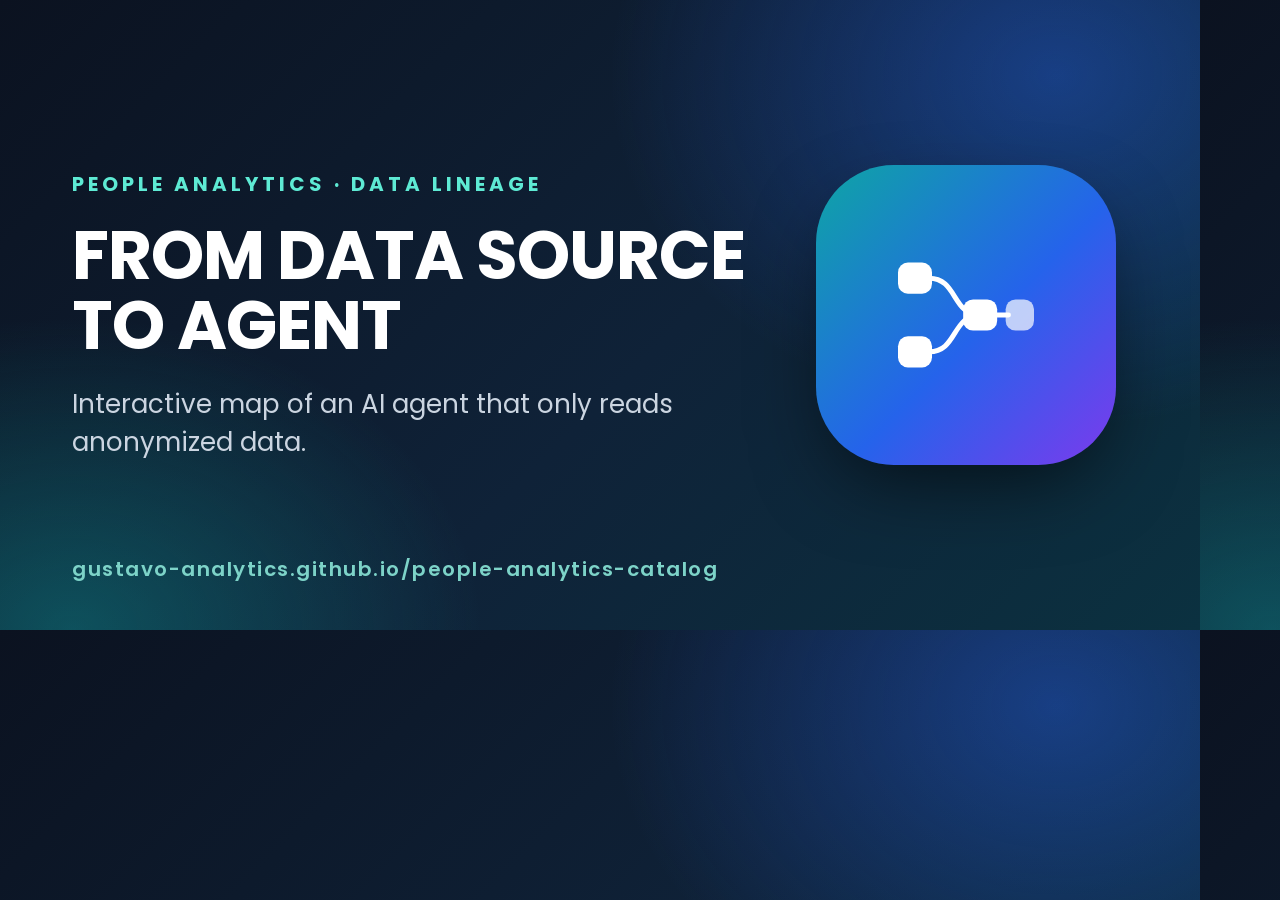
<file: projects/01-ai-agent-data-lineage/assets/og.html>
<!doctype html>
<!-- Source of the link-preview images (og-en.png, og-pt.png), 1200x630.
     Render: browser headless screenshot of og.html#en and og.html#pt -->
<html lang="en">
<head>
<meta charset="UTF-8">
<title>Preview image</title>
<link href="https://fonts.googleapis.com/css2?family=Poppins:wght@400;600;700&display=swap" rel="stylesheet">
<style>
*{margin:0;padding:0;box-sizing:border-box}
html,body{width:1200px;height:630px;overflow:hidden}
body{font-family:'Poppins',system-ui,sans-serif;color:#fff;position:relative;
  background:radial-gradient(60% 90% at 88% 12%,rgba(37,99,235,.42),transparent 62%),radial-gradient(55% 80% at 6% 100%,rgba(14,165,164,.38),transparent 62%),linear-gradient(135deg,#0b1220 0%,#0f2238 55%,#0b3140 100%)}
.wrap{position:absolute;left:72px;top:0;bottom:0;width:700px;display:flex;flex-direction:column;justify-content:center}
.kick{font-size:20px;font-weight:700;letter-spacing:4px;text-transform:uppercase;color:#5eead4;margin-bottom:22px}
h1{font-size:68px;font-weight:700;text-transform:uppercase;line-height:1.04;letter-spacing:-1px}
p{margin-top:24px;font-size:26px;line-height:1.45;color:#cbd5e1;max-width:640px}
.url{position:absolute;left:72px;bottom:46px;font-size:20px;font-weight:600;letter-spacing:1.5px;color:#7dd3c8}
.tile{position:absolute;right:84px;top:50%;margin-top:-150px;width:300px;height:300px;border-radius:26%;display:grid;place-items:center;
  background:linear-gradient(135deg,#0ea5a4 0%,#2563eb 55%,#7c3aed 100%);box-shadow:0 30px 80px -20px rgba(0,0,0,.65)}
</style>
</head>
<body>
<div class="wrap">
  <div class="kick" id="kick"></div>
  <h1 id="h1"></h1>
  <p id="sub"></p>
</div>
<div class="tile">
  <svg viewBox="0 0 120 120" width="170" aria-hidden="true"><g fill="none" stroke="#fff" stroke-width="3.5" stroke-linecap="round"><path d="M34 34C54 34 50 60 70 60"/><path d="M34 86C54 86 50 60 70 60"/><path d="M70 60H90"/></g><g fill="#fff"><rect x="12" y="23" width="24" height="22" rx="7"/><rect x="12" y="75" width="24" height="22" rx="7"/><rect x="58" y="49" width="24" height="22" rx="7"/><rect x="88" y="49" width="20" height="22" rx="7" opacity=".7"/></g></svg>
</div>
<div class="url">gustavo-analytics.github.io/people-analytics-catalog</div>
<script>
const L={
 en:{kick:"People Analytics · Data lineage",h1:"From data source<br>to agent",sub:"Interactive map of an AI agent that only reads anonymized data."},
 pt:{kick:"People Analytics · Linhagem de dados",h1:"Da fonte de dados<br>ao agente",sub:"Mapa interativo de um agente de IA que lê apenas dados anonimizados."}
};
const k=location.hash.replace("#","")==="pt"?"pt":"en";
document.documentElement.lang=k==="pt"?"pt-BR":"en";
document.getElementById("kick").textContent=L[k].kick;
document.getElementById("h1").innerHTML=L[k].h1;
document.getElementById("sub").textContent=L[k].sub;
</script>
</body>
</html>
</file>
<file: projects/01-ai-agent-data-lineage/assets/style.css>
/* Data lineage map: shared styles. Neutral palette, Poppins, uppercase titles. */
:root{
  --ink:#0b1220;--paper:#f5f7fa;--card:#fff;--muted:#5d6b7c;--line:rgba(11,18,32,.1);
  --teal:#0ea5a4;--teal-text:#0f766e;--blue:#2563eb;--violet:#7c3aed;
  --grad:linear-gradient(135deg,#0ea5a4 0%,#2563eb 55%,#7c3aed 100%);
  --src:#94a3b8;--etl:#64748b;--bronze:#b45f2a;--agg:#0ea5a4;--gold:#d9a21b;
  --ok:#16a34a;--warn:#d97706;--crit:#dc2626;
}
*{margin:0;padding:0;box-sizing:border-box}
html{scroll-behavior:smooth}
body{font-family:'Poppins',system-ui,-apple-system,'Segoe UI',sans-serif;background:var(--paper);color:var(--ink);line-height:1.6;-webkit-font-smoothing:antialiased}
::selection{background:var(--teal);color:#fff}
a{color:var(--teal-text)}

/* ---------- navigation ---------- */
nav{position:sticky;top:0;z-index:100;display:flex;align-items:center;justify-content:space-between;gap:16px;padding:12px 6%;
  background:rgba(11,18,32,.86);backdrop-filter:blur(10px);-webkit-backdrop-filter:blur(10px);border-bottom:1px solid rgba(255,255,255,.08)}
nav .brand{color:#fff;font-size:12px;font-weight:700;letter-spacing:2px;text-transform:uppercase;white-space:nowrap}
nav .brand span{color:#5eead4;font-weight:600}
nav ul{list-style:none;display:flex;align-items:center;gap:26px}
nav a{color:#9fb0c3;text-decoration:none;font-size:11.5px;font-weight:600;letter-spacing:1px;text-transform:uppercase;transition:color .2s;white-space:nowrap}
nav a:hover{color:#fff}
nav a.lang{display:inline-flex;align-items:center;gap:7px;color:#fff;background:var(--grad);border-radius:99px;padding:7px 16px;font-weight:700;letter-spacing:1.2px;box-shadow:0 6px 18px -6px rgba(37,99,235,.75);animation:langpulse 2.4s ease-out 1.2s 3}
@keyframes langpulse{0%{box-shadow:0 0 0 0 rgba(94,234,212,.7)}70%,100%{box-shadow:0 0 0 12px rgba(94,234,212,0)}}
nav a.lang:hover{color:#fff;transform:translateY(-1px);filter:brightness(1.12)}
@media(max-width:900px){nav{flex-wrap:wrap;row-gap:6px}nav ul{gap:14px;flex-wrap:wrap}nav a{font-size:10.5px}nav .brand span{display:none}}
@media(max-width:560px){nav .brand{display:none}nav{justify-content:center}}

/* ---------- cover ---------- */
.cover{position:relative;overflow:hidden;min-height:calc(100vh - 49px);display:flex;align-items:center;justify-content:space-between;gap:40px;padding:60px 6%;color:#fff;
  background:radial-gradient(60% 80% at 85% 15%,rgba(37,99,235,.38),transparent 60%),radial-gradient(50% 70% at 8% 95%,rgba(14,165,164,.34),transparent 60%),linear-gradient(135deg,#0b1220 0%,#0f2238 55%,#0b3140 100%)}
.cover .kick{font-size:12.5px;font-weight:700;letter-spacing:3px;text-transform:uppercase;color:#5eead4;margin-bottom:20px}
.cover h1{font-size:clamp(38px,7vw,84px);font-weight:700;text-transform:uppercase;line-height:1.03;letter-spacing:-1px}
.cover p.sub{margin-top:22px;font-size:17px;color:#cbd5e1;max-width:580px}
.cover .meta{margin-top:34px;font-size:11.5px;font-weight:600;letter-spacing:2px;text-transform:uppercase;color:#7dd3c8}
.appicon{flex:none;width:min(280px,26vw);aspect-ratio:1;border-radius:26%;background:var(--grad);display:grid;place-items:center;box-shadow:0 30px 80px -20px rgba(0,0,0,.6)}
@media(max-width:820px){.appicon{display:none}}

/* ---------- sections ---------- */
section{position:relative;padding:90px 6% 80px;overflow:hidden}
section.sl{background:var(--paper);color:var(--ink)}
section.sd{background:var(--ink);color:#fff}
section .label{font-size:12.5px;font-weight:600;letter-spacing:3px;text-transform:uppercase;margin-bottom:12px;color:var(--teal-text)}
section.sd .label{color:#5eead4}
section h2{font-size:clamp(26px,4vw,44px);font-weight:700;text-transform:uppercase;line-height:1.1;max-width:900px;margin-bottom:18px}
section p.intro{max-width:700px;color:var(--muted);font-size:16px;margin-bottom:44px}
section.sd p.intro{color:#9fb0c3}
h3.subhead{font-size:12.5px;font-weight:600;letter-spacing:2.5px;text-transform:uppercase;color:var(--muted);margin:46px 0 20px}

/* ---------- cards ---------- */
.etapas{display:grid;grid-template-columns:repeat(4,minmax(0,1fr));gap:16px}
.etp,.tier,.num,.pillar,.kanon{background:var(--card);border:1px solid var(--line);border-radius:18px;padding:22px;
  box-shadow:0 1px 2px rgba(11,18,32,.04),0 14px 30px -22px rgba(11,18,32,.28);transition:transform .25s,box-shadow .25s}
.etp:hover,.tier:hover,.pillar:hover{transform:translateY(-4px);box-shadow:0 1px 2px rgba(11,18,32,.04),0 22px 40px -22px rgba(11,18,32,.35)}
.etp .n{width:30px;height:30px;border-radius:50%;background:var(--grad);color:#fff;display:grid;place-items:center;font-weight:700;font-size:12.5px}
.etp h4,.tier h4,.pillar h4{font-size:14px;font-weight:700;text-transform:uppercase;letter-spacing:.6px;margin:12px 0 6px}
.etp p{font-size:13.5px;color:var(--muted);margin-bottom:10px}
.ex{font-size:12px;color:#5d6b7c;border-top:1px dashed var(--line);padding-top:10px}
.duo{display:grid;grid-template-columns:repeat(auto-fit,minmax(300px,1fr));gap:16px}
.pill{display:inline-block;font-size:11px;font-weight:700;letter-spacing:.8px;text-transform:uppercase;padding:3px 12px;border-radius:99px;color:#fff;background:var(--teal-text)}
.tier.bronze{background:#fff8f1;border-color:rgba(180,95,42,.22)}.tier.bronze .pill{background:var(--bronze)}
.tier.gold{background:#fffbeb;border-color:rgba(217,162,27,.3)}.tier.gold .pill{background:var(--gold);color:#2b1d00}
.tier p{color:var(--muted);margin-bottom:10px;font-size:14px}.tier ul{padding-left:18px;font-size:13.5px}
.kanon{display:grid;grid-template-columns:repeat(auto-fit,minmax(280px,1fr));gap:28px;align-items:start}
.kanon p{color:var(--muted);font-size:14px}
.kdemo .r{display:flex;justify-content:space-between;align-items:center;padding:10px 0;border-bottom:1px solid var(--line);font-size:13.5px}
.kdemo label{display:flex;gap:12px;align-items:center;font-size:13.5px;margin-top:14px}
.kdemo input[type=range]{-webkit-appearance:none;appearance:none;flex:1;height:18px;background:transparent;cursor:pointer}
.kdemo input[type=range]::-webkit-slider-runnable-track{height:6px;border-radius:99px;background:linear-gradient(to right,var(--teal) 0,var(--teal) var(--p,28.57%),#d6dde4 var(--p,28.57%),#d6dde4 100%)}
.kdemo input[type=range]::-webkit-slider-thumb{-webkit-appearance:none;width:18px;height:18px;margin-top:-6px;border-radius:50%;background:#fff;border:3px solid var(--teal-text);box-shadow:0 2px 6px rgba(11,18,32,.25)}
.kdemo input[type=range]::-moz-range-track{height:6px;border-radius:99px;background:#d6dde4}
.kdemo input[type=range]::-moz-range-progress{height:6px;border-radius:99px;background:var(--teal)}
.kdemo input[type=range]::-moz-range-thumb{width:12px;height:12px;border-radius:50%;background:#fff;border:3px solid var(--teal-text)}
.kdemo input[type=range]:focus-visible{outline:2px solid var(--teal);outline-offset:4px;border-radius:99px}
.chip{font-size:11px;font-weight:700;letter-spacing:.5px;text-transform:uppercase;padding:3px 11px;border-radius:99px;background:#dcfce7;color:#166534}
.chip.no{background:#fee2e2;color:#991b1b}

/* ---------- map ---------- */
.toolbar{display:flex;gap:18px;align-items:center;flex-wrap:wrap;font-size:12px;color:var(--muted);margin-bottom:16px}
.lg{display:flex;align-items:center;gap:7px}
.lg i{width:10px;height:10px;border-radius:3px;display:inline-block}
.toolbar .hint{margin-left:auto;font-weight:500;color:#5d6b7c}
.scroller{overflow-x:auto;background:var(--card);border:1px solid var(--line);border-radius:20px;box-shadow:0 14px 34px -24px rgba(11,18,32,.35)}
.stage{position:relative;display:flex;justify-content:space-between;gap:46px;padding:22px 22px 26px;min-width:1640px}
#wires{position:absolute;left:0;top:0;pointer-events:none;overflow:visible}
.col{position:relative;z-index:2;width:160px;display:flex;flex-direction:column}
.colh{display:flex;align-items:center;gap:9px;margin-bottom:16px;min-height:34px}
.colh b{background:var(--grad);color:#fff;border-radius:50%;width:24px;height:24px;display:grid;place-items:center;font-size:11px;flex:none}
.colh span{font-size:11.5px;font-weight:700;line-height:1.2;text-transform:uppercase;letter-spacing:.8px}
.stack{display:flex;flex-direction:column;justify-content:center;flex:1;gap:12px}
.node{all:unset;box-sizing:border-box;position:relative;cursor:pointer;display:block;width:100%;background:var(--card);border:1px solid var(--line);border-radius:14px;padding:10px 12px 10px 16px;
  box-shadow:0 1px 2px rgba(11,18,32,.04),0 8px 20px -12px rgba(11,18,32,.22);transition:opacity .2s,transform .25s,border-color .25s,box-shadow .25s}
.node:before{content:"";position:absolute;left:0;top:12px;bottom:12px;width:3px;border-radius:0 3px 3px 0;background:var(--k,var(--src))}
.node b{display:block;font-size:12.5px;font-weight:600;line-height:1.25;overflow-wrap:break-word}
.node span{display:block;font-size:10.5px;color:var(--muted);margin-top:3px;line-height:1.35}
.node .tag{display:inline-block;font-style:normal;font-size:8.5px;font-weight:700;letter-spacing:.8px;text-transform:uppercase;border-radius:10px;padding:1px 8px;margin-bottom:5px}
.tag.nom{background:#7a3f17;color:#fff}.tag.ok{background:#dcfce7;color:#166534}
.node:hover{transform:translateY(-3px);border-color:rgba(14,165,164,.45)}
.node:focus-visible{outline:2px solid var(--teal);outline-offset:2px}
.node.sel{border-color:var(--teal);box-shadow:0 0 0 3px rgba(14,165,164,.18),0 14px 28px -14px rgba(14,165,164,.55)}
.node.dim{opacity:.25}
.k-src{--k:var(--src)}.k-etl{--k:var(--etl)}.k-bronze{--k:var(--bronze);background:#fff8f1;border-color:rgba(180,95,42,.2)}
.k-agg{--k:var(--agg)}.k-gold{--k:var(--gold)}
.k-agent{--k:#fff;background:var(--grad);border:0;color:#fff}
.k-agent span{color:rgba(255,255,255,.8)}
.k-agent.sel{box-shadow:0 0 0 3px rgba(124,58,237,.3),0 14px 28px -14px rgba(37,99,235,.6)}
.w{fill:none;stroke:rgba(11,18,32,.17);stroke-width:1.5;transition:stroke .2s,opacity .2s,stroke-width .2s}
.w.dim{opacity:.1}
.w.hot{stroke:var(--teal);stroke-width:2.6;stroke-dasharray:7 6;animation:flow 1s linear infinite}
@keyframes flow{to{stroke-dashoffset:-26}}
.dot{fill:rgba(11,18,32,.3);transition:fill .2s,opacity .2s}.dot.hot{fill:var(--teal)}.dot.dim{opacity:.1}
#detail{margin-top:22px;background:var(--card);border:1px solid var(--line);border-radius:18px;padding:22px 28px 22px 34px;min-height:112px;position:relative;box-shadow:0 14px 34px -22px rgba(11,18,32,.3)}
#detail:before{content:"";position:absolute;left:0;top:18px;bottom:18px;width:4px;border-radius:0 4px 4px 0;background:var(--grad)}
#detail .meta{font-size:11px;font-weight:600;text-transform:uppercase;letter-spacing:2px;color:var(--teal-text);margin-bottom:6px}
#detail h3{font-size:17px;font-weight:700;margin-bottom:6px}
#detail p{font-size:13.5px;color:var(--muted);max-width:900px}
#detail .chain{margin-top:12px;font-size:12px;color:#5d6b7c}
#detail .chain b{color:var(--ink);font-weight:600}
#detail .idle{font-size:13.5px;color:#5d6b7c}

/* ---------- attention (dark) ---------- */
.grid-attn{display:grid;grid-template-columns:repeat(4,minmax(0,1fr));gap:14px}
.attn{background:rgba(255,255,255,.045);border:1px solid rgba(255,255,255,.1);border-radius:16px;padding:20px 22px;display:flex;flex-direction:column;gap:12px;transition:transform .25s,border-color .25s}
.attn:hover{transform:translateY(-4px);border-color:rgba(94,234,212,.5)}
.attn p{font-size:14px;color:#cbd5e1}.attn p b{color:#fff;font-weight:600}
.tagpill{display:inline-flex;align-self:flex-start;font-size:10.5px;font-weight:700;letter-spacing:1.2px;text-transform:uppercase;padding:4px 11px;border-radius:99px}
.critico{background:rgba(220,38,38,.18);color:#fca5a5}
.atencao{background:rgba(217,119,6,.2);color:#fcd34d}
.ok{background:rgba(22,163,74,.2);color:#86efac}

/* ---------- numbers ---------- */
.nums{display:grid;grid-template-columns:repeat(auto-fit,minmax(190px,1fr));gap:16px;margin-bottom:18px}
.num .v{font-size:46px;font-weight:700;line-height:1.1;background:var(--grad);-webkit-background-clip:text;background-clip:text;color:transparent}
.num .k{font-size:13px;font-weight:700;text-transform:uppercase;letter-spacing:.8px;margin-top:4px}
.num .s{font-size:13px;color:var(--muted);margin-top:2px}
.pillars{display:grid;grid-template-columns:repeat(auto-fit,minmax(260px,1fr));gap:16px}
.pillar ul{padding-left:18px;font-size:13.5px;color:var(--muted)}
footer{padding:30px 6% 50px;color:var(--muted);font-size:12.5px;background:var(--paper);border-top:1px solid var(--line)}

/* ---------- responsive grids: 4 + 4 on wide screens ---------- */
@media(max-width:1000px){.etapas,.grid-attn{grid-template-columns:repeat(2,minmax(0,1fr))}}
@media(max-width:600px){.etapas,.grid-attn{grid-template-columns:1fr}}

/* ---------- motion ---------- */
.js .rv{opacity:0;transform:translateY(16px);transition:opacity .6s ease,transform .6s ease}
.js .rv.in{opacity:1;transform:none}
@media(prefers-reduced-motion:reduce){
  html{scroll-behavior:auto}
  .js .rv{opacity:1;transform:none;transition:none}
  .w.hot{animation:none}nav a.lang{animation:none}
  .node,.etp,.tier,.pillar,.attn{transition:none}
}

/* ---------- cover buttons ---------- */
.cta{display:flex;gap:14px;flex-wrap:wrap;margin-top:32px}
.btn{display:inline-flex;align-items:center;gap:9px;font-size:12.5px;font-weight:700;letter-spacing:1.4px;text-transform:uppercase;text-decoration:none;border-radius:99px;padding:13px 26px;transition:transform .2s,box-shadow .2s,background .2s,border-color .2s}
.btn.primary{color:#fff;background:var(--grad);box-shadow:0 14px 30px -12px rgba(37,99,235,.8)}
.btn.primary:hover{transform:translateY(-2px);box-shadow:0 18px 34px -12px rgba(37,99,235,.9)}
.btn.ghost{color:#fff;border:1.5px solid rgba(255,255,255,.35)}
.btn.ghost:hover{background:rgba(255,255,255,.1);border-color:rgba(255,255,255,.7)}
.btn:focus-visible{outline:2px solid #5eead4;outline-offset:3px}
.cover .meta{margin-top:28px}
/* ---------- capture mode (?capture): only the map section, for README screenshots ---------- */
.capture nav,.capture .cover,.capture section:not(#mapa),.capture footer{display:none}
.capture #mapa{padding:36px 40px 40px}
.capture #mapa .label,.capture #mapa .intro{display:none}
.capture .scroller{overflow:visible}
/* ---------- phones: detail card pinned to the bottom, tighter nav, larger tap targets ---------- */
section#mapa{overflow:visible}
@media(max-width:760px){
  #detail.has-sel{position:sticky;bottom:10px;z-index:60;margin-top:14px;padding:14px 18px 14px 24px;min-height:0;max-height:38vh;overflow:auto;box-shadow:0 -8px 30px -10px rgba(11,18,32,.4),0 14px 34px -22px rgba(11,18,32,.3)}
  #detail.has-sel h3{font-size:15px}
  #detail.has-sel p{font-size:12.5px}
  nav a{padding:8px 2px}
}
@media(max-width:560px){nav{position:static}}
</file>
